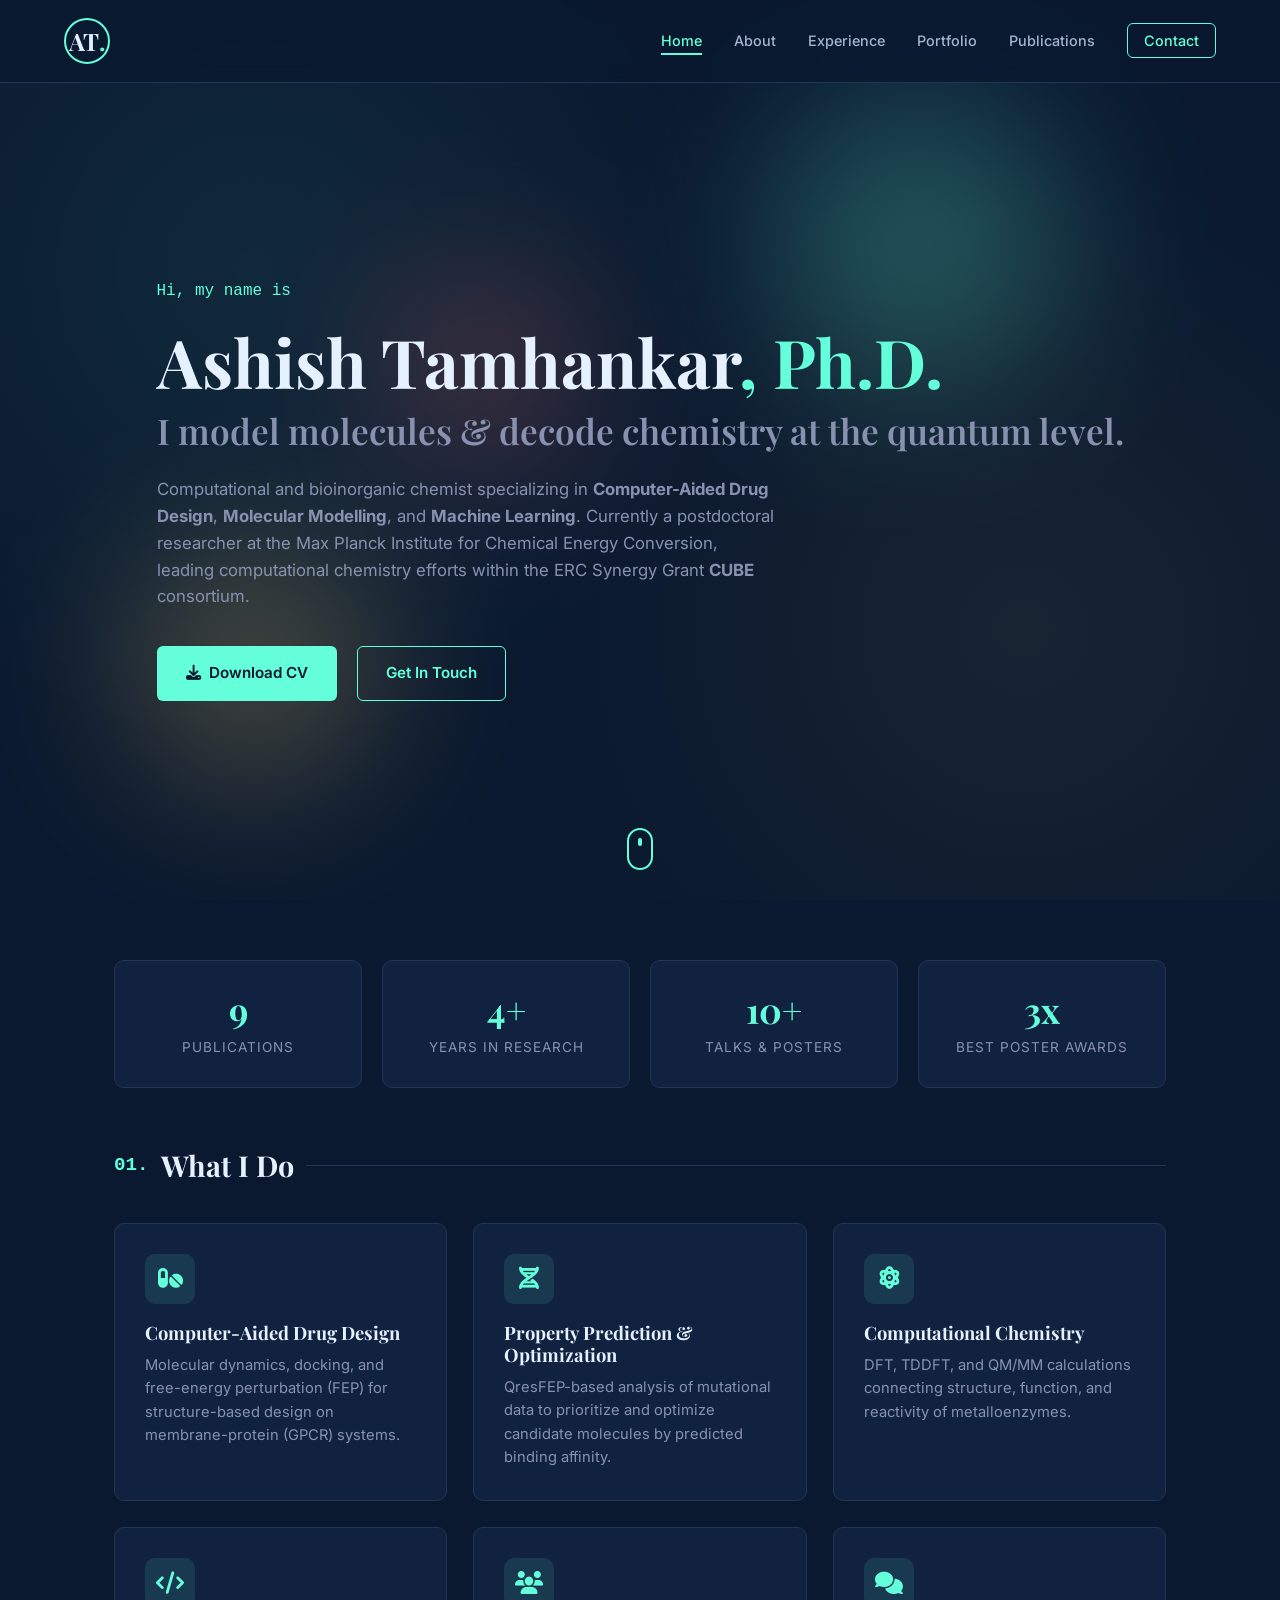
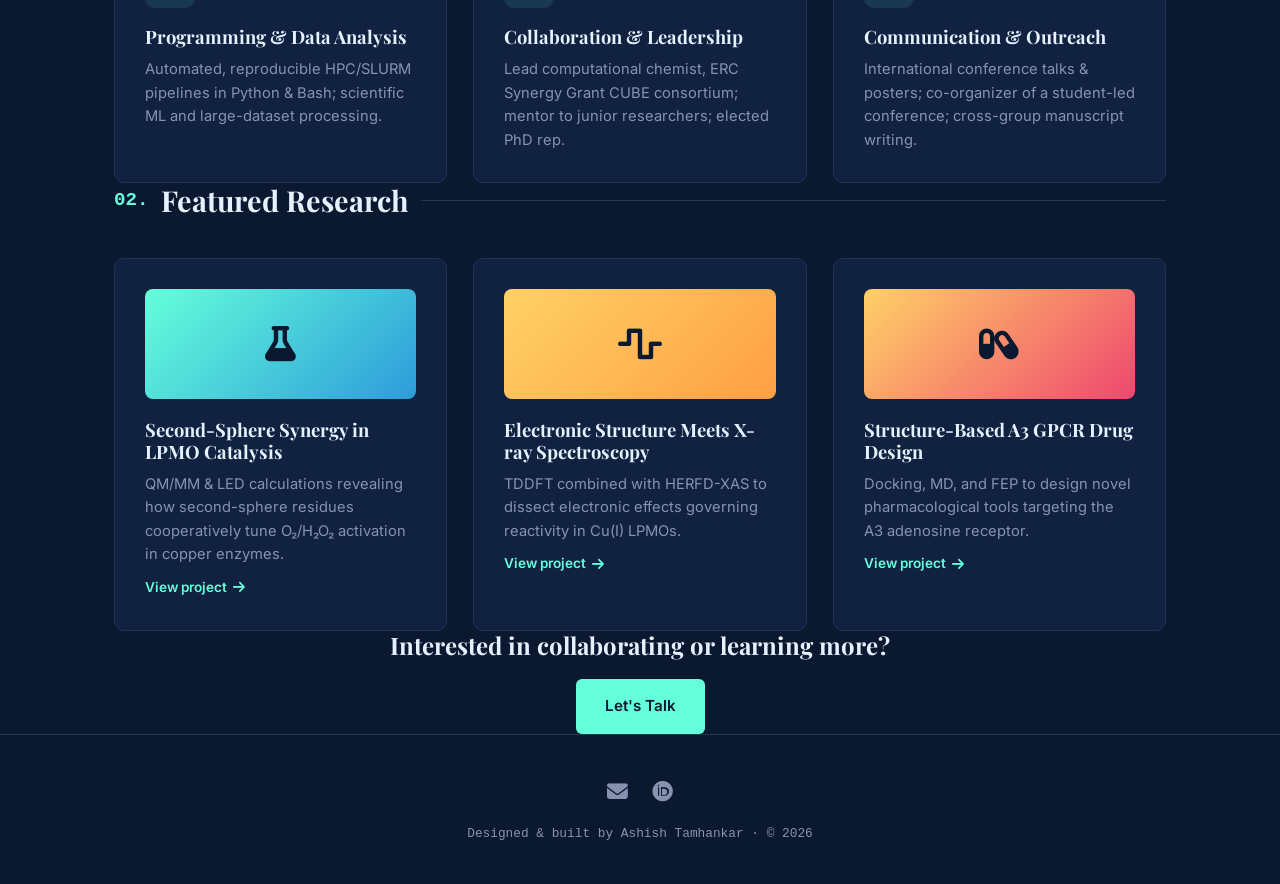
<file: index.html>
<!DOCTYPE html>
<html lang="en">
<head>
<meta charset="UTF-8">
<meta name="viewport" content="width=device-width, initial-scale=1.0">
<title>Ashish Tamhankar, Ph.D. | Computational Chemist</title>
<meta name="description" content="Computational chemist specializing in Computer-Aided Drug Design, Molecular Modelling and Machine Learning.">
<link rel="preconnect" href="https://fonts.googleapis.com">
<link href="https://fonts.googleapis.com/css2?family=Inter:wght@300;400;500;600;700&family=Playfair+Display:wght@600;700;800&display=swap" rel="stylesheet">
<link rel="stylesheet" href="https://cdnjs.cloudflare.com/ajax/libs/font-awesome/6.5.1/css/all.min.css">
<link rel="stylesheet" href="css/style.css">
</head>
<body>

<nav class="navbar">
  <div class="nav-container">
    <a href="index.html" class="nav-logo">AT<span class="dot">.</span></a>
    <ul class="nav-menu" id="navMenu">
      <li><a href="index.html" class="nav-link active">Home</a></li>
      <li><a href="about.html" class="nav-link">About</a></li>
      <li><a href="experience.html" class="nav-link">Experience</a></li>
      <li><a href="portfolio.html" class="nav-link">Portfolio</a></li>
      <li><a href="publications.html" class="nav-link">Publications</a></li>
      <li><a href="contact.html" class="nav-link nav-cta">Contact</a></li>
    </ul>
    <div class="hamburger" id="hamburger"><span></span><span></span><span></span></div>
  </div>
</nav>

<header class="hero">
  <div class="hero-bg"><div class="blob blob1"></div><div class="blob blob2"></div><div class="blob blob3"></div></div>
  <div class="hero-content container">
    <p class="hero-greeting">Hi, my name is</p>
    <h1 class="hero-name">Ashish Tamhankar<span class="teal">, Ph.D.</span></h1>
    <h2 class="hero-title">I model molecules & decode chemistry at the quantum level.</h2>
    <p class="hero-desc">Computational and bioinorganic chemist specializing in <strong>Computer-Aided Drug Design</strong>, <strong>Molecular Modelling</strong>, and <strong>Machine Learning</strong>. Currently a postdoctoral researcher at the Max Planck Institute for Chemical Energy Conversion, leading computational chemistry efforts within the ERC Synergy Grant <strong>CUBE</strong> consortium.</p>
    <div class="hero-buttons">
      <a href="assets/Ashish_Tamhankar_CV.pdf" class="btn btn-primary" download><i class="fas fa-download"></i>&nbsp; Download CV</a>
      <a href="contact.html" class="btn btn-outline">Get In Touch</a>
    </div>
  </div>
  <div class="scroll-indicator"><span></span></div>
</header>

<section class="stats container reveal">
  <div class="stat-card"><h3>9</h3><p>Publications</p></div>
  <div class="stat-card"><h3>4+</h3><p>Years in Research</p></div>
  <div class="stat-card"><h3>10+</h3><p>Talks & Posters</p></div>
  <div class="stat-card"><h3>3x</h3><p>Best Poster Awards</p></div>
</section>

<section class="container">
  <h2 class="section-title reveal"><span class="section-num">01.</span> What I Do</h2>
  <div class="highlight-grid">
    <div class="card reveal">
      <div class="card-icon"><i class="fas fa-pills"></i></div>
      <h3>Computer-Aided Drug Design</h3>
      <p>Molecular dynamics, docking, and free-energy perturbation (FEP) for structure-based design on membrane-protein (GPCR) systems.</p>
    </div>
    <div class="card reveal">
      <div class="card-icon"><i class="fas fa-dna"></i></div>
      <h3>Property Prediction & Optimization</h3>
      <p>QresFEP-based analysis of mutational data to prioritize and optimize candidate molecules by predicted binding affinity.</p>
    </div>
    <div class="card reveal">
      <div class="card-icon"><i class="fas fa-atom"></i></div>
      <h3>Computational Chemistry</h3>
      <p>DFT, TDDFT, and QM/MM calculations connecting structure, function, and reactivity of metalloenzymes.</p>
    </div>
    <div class="card reveal">
      <div class="card-icon"><i class="fas fa-code"></i></div>
      <h3>Programming & Data Analysis</h3>
      <p>Automated, reproducible HPC/SLURM pipelines in Python & Bash; scientific ML and large-dataset processing.</p>
    </div>
    <div class="card reveal">
      <div class="card-icon"><i class="fas fa-users"></i></div>
      <h3>Collaboration & Leadership</h3>
      <p>Lead computational chemist, ERC Synergy Grant CUBE consortium; mentor to junior researchers; elected PhD rep.</p>
    </div>
    <div class="card reveal">
      <div class="card-icon"><i class="fas fa-comments"></i></div>
      <h3>Communication & Outreach</h3>
      <p>International conference talks & posters; co-organizer of a student-led conference; cross-group manuscript writing.</p>
    </div>
  </div>
</section>

<section class="container">
  <h2 class="section-title reveal"><span class="section-num">02.</span> Featured Research</h2>
  <div class="featured-grid">
    <div class="card portfolio-card reveal">
      <div class="portfolio-visual v1"><i class="fas fa-flask"></i></div>
      <h3>Second-Sphere Synergy in LPMO Catalysis</h3>
      <p>QM/MM & LED calculations revealing how second-sphere residues cooperatively tune O₂/H₂O₂ activation in copper enzymes.</p>
      <a href="portfolio.html" class="portfolio-link">View project <i class="fas fa-arrow-right"></i></a>
    </div>
    <div class="card portfolio-card reveal">
      <div class="portfolio-visual v2"><i class="fas fa-wave-square"></i></div>
      <h3>Electronic Structure Meets X-ray Spectroscopy</h3>
      <p>TDDFT combined with HERFD-XAS to dissect electronic effects governing reactivity in Cu(I) LPMOs.</p>
      <a href="portfolio.html" class="portfolio-link">View project <i class="fas fa-arrow-right"></i></a>
    </div>
    <div class="card portfolio-card reveal">
      <div class="portfolio-visual v6"><i class="fas fa-capsules"></i></div>
      <h3>Structure-Based A3 GPCR Drug Design</h3>
      <p>Docking, MD, and FEP to design novel pharmacological tools targeting the A3 adenosine receptor.</p>
      <a href="portfolio.html" class="portfolio-link">View project <i class="fas fa-arrow-right"></i></a>
    </div>
  </div>
</section>

<section class="container reveal" style="text-align:center;">
  <h2 style="margin-bottom:20px;">Interested in collaborating or learning more?</h2>
  <a href="contact.html" class="btn btn-primary">Let's Talk</a>
</section>

<footer class="footer">
  <div class="footer-social">
    <a href="mailto:ashishtamhankar08@gmail.com" aria-label="Email"><i class="fas fa-envelope"></i></a>
    <a href="https://orcid.org/0009-0000-4010-2501" target="_blank" aria-label="ORCID"><i class="fab fa-orcid"></i></a>
  </div>
  <p>Designed & built by Ashish Tamhankar &middot; &copy; 2026</p>
</footer>

<script src="js/script.js"></script>
</body>
</html>
</file>
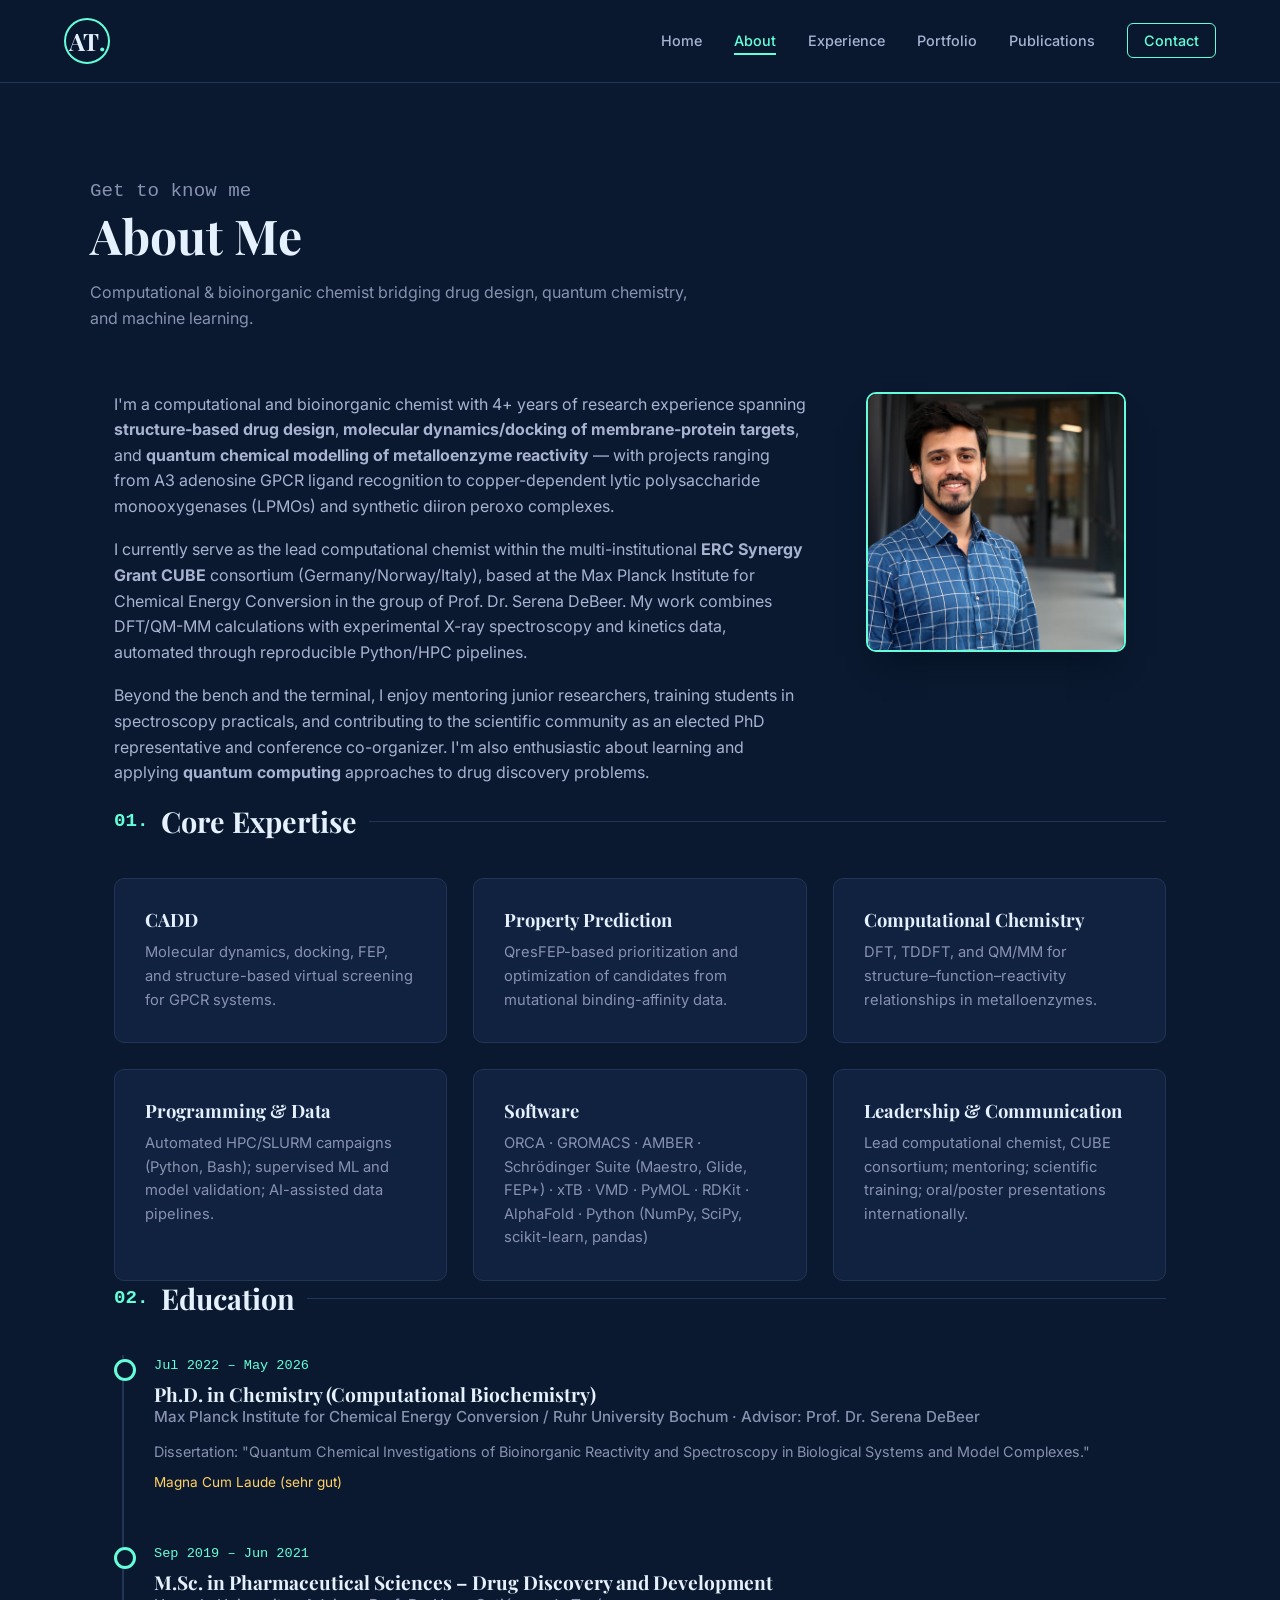
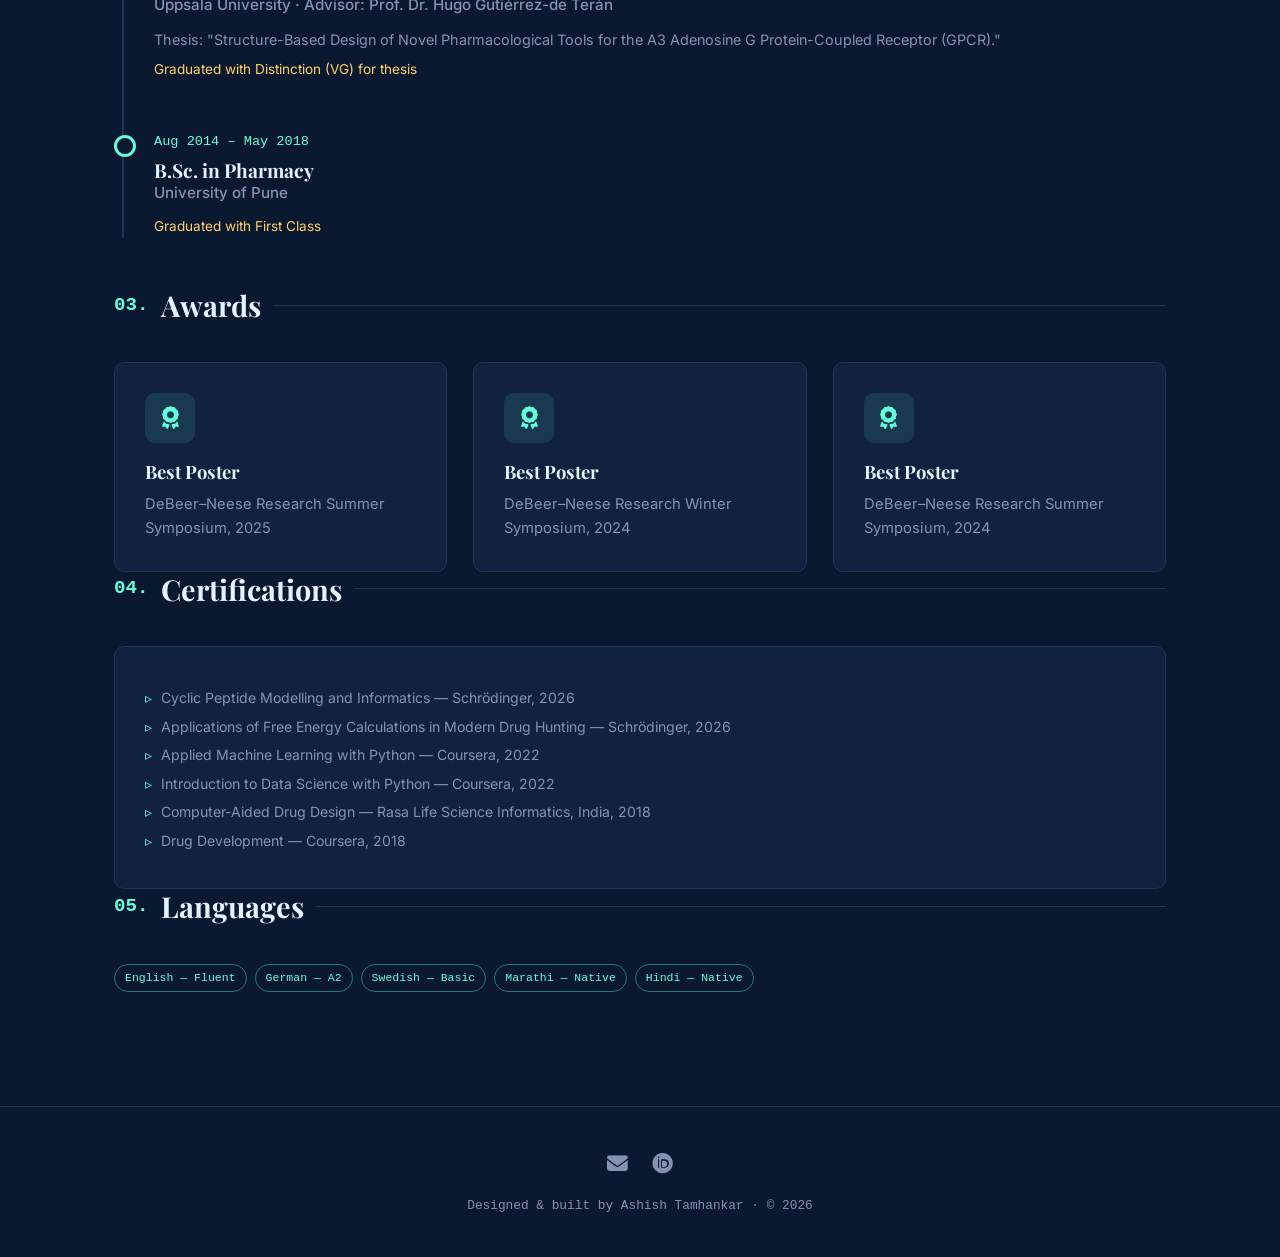
<file: about.html>
<!DOCTYPE html>
<html lang="en">
<head>
<meta charset="UTF-8">
<meta name="viewport" content="width=device-width, initial-scale=1.0">
<title>About | Ashish Tamhankar</title>
<link href="https://fonts.googleapis.com/css2?family=Inter:wght@300;400;500;600;700&family=Playfair+Display:wght@600;700;800&display=swap" rel="stylesheet">
<link rel="stylesheet" href="https://cdnjs.cloudflare.com/ajax/libs/font-awesome/6.5.1/css/all.min.css">
<link rel="stylesheet" href="css/style.css">
</head>
<body>

<nav class="navbar">
  <div class="nav-container">
    <a href="index.html" class="nav-logo">AT<span class="dot">.</span></a>
    <ul class="nav-menu" id="navMenu">
      <li><a href="index.html" class="nav-link">Home</a></li>
      <li><a href="about.html" class="nav-link active">About</a></li>
      <li><a href="experience.html" class="nav-link">Experience</a></li>
      <li><a href="portfolio.html" class="nav-link">Portfolio</a></li>
      <li><a href="publications.html" class="nav-link">Publications</a></li>
      <li><a href="contact.html" class="nav-link nav-cta">Contact</a></li>
    </ul>
    <div class="hamburger" id="hamburger"><span></span><span></span><span></span></div>
  </div>
</nav>

<section class="page-header container">
  <p class="section-num teal">Get to know me</p>
  <h1>About Me</h1>
  <p>Computational & bioinorganic chemist bridging drug design, quantum chemistry, and machine learning.</p>
</section>

<section class="container reveal">
  <div class="about-grid">
    <div class="about-text">
      <p>I'm a computational and bioinorganic chemist with 4+ years of research experience spanning <strong>structure-based drug design</strong>, <strong>molecular dynamics/docking of membrane-protein targets</strong>, and <strong>quantum chemical modelling of metalloenzyme reactivity</strong> — with projects ranging from A3 adenosine GPCR ligand recognition to copper-dependent lytic polysaccharide monooxygenases (LPMOs) and synthetic diiron peroxo complexes.</p>
      <p>I currently serve as the lead computational chemist within the multi-institutional <strong>ERC Synergy Grant CUBE</strong> consortium (Germany/Norway/Italy), based at the Max Planck Institute for Chemical Energy Conversion in the group of Prof. Dr. Serena DeBeer. My work combines DFT/QM-MM calculations with experimental X-ray spectroscopy and kinetics data, automated through reproducible Python/HPC pipelines.</p>
      <p>Beyond the bench and the terminal, I enjoy mentoring junior researchers, training students in spectroscopy practicals, and contributing to the scientific community as an elected PhD representative and conference co-organizer. I'm also enthusiastic about learning and applying <strong>quantum computing</strong> approaches to drug discovery problems.</p>
    </div>
    <div class="avatar-circle">
  <img src="assets/AVT.jpg" alt="Ashish Tamhankar">
</div>
  </div>
</section>

<section class="container reveal">
  <h2 class="section-title"><span class="section-num">01.</span> Core Expertise</h2>
  <div class="expertise-grid">
    <div class="card">
      <h3>CADD</h3>
      <p>Molecular dynamics, docking, FEP, and structure-based virtual screening for GPCR systems.</p>
    </div>
    <div class="card">
      <h3>Property Prediction</h3>
      <p>QresFEP-based prioritization and optimization of candidates from mutational binding-affinity data.</p>
    </div>
    <div class="card">
      <h3>Computational Chemistry</h3>
      <p>DFT, TDDFT, and QM/MM for structure–function–reactivity relationships in metalloenzymes.</p>
    </div>
    <div class="card">
      <h3>Programming & Data</h3>
      <p>Automated HPC/SLURM campaigns (Python, Bash); supervised ML and model validation; AI-assisted data pipelines.</p>
    </div>
    <div class="card">
      <h3>Software</h3>
      <p>ORCA · GROMACS · AMBER · Schrödinger Suite (Maestro, Glide, FEP+) · xTB · VMD · PyMOL · RDKit · AlphaFold · Python (NumPy, SciPy, scikit-learn, pandas)</p>
    </div>
    <div class="card">
      <h3>Leadership & Communication</h3>
      <p>Lead computational chemist, CUBE consortium; mentoring; scientific training; oral/poster presentations internationally.</p>
    </div>
  </div>
</section>

<section class="container reveal">
  <h2 class="section-title"><span class="section-num">02.</span> Education</h2>
  <div class="timeline">
    <div class="timeline-item">
      <span class="timeline-date">Jul 2022 – May 2026</span>
      <h3>Ph.D. in Chemistry (Computational Biochemistry)</h3>
      <h4>Max Planck Institute for Chemical Energy Conversion / Ruhr University Bochum &middot; Advisor: Prof. Dr. Serena DeBeer</h4>
      <p style="color:var(--slate); font-size:0.9rem; margin-bottom:8px;">Dissertation: "Quantum Chemical Investigations of Bioinorganic Reactivity and Spectroscopy in Biological Systems and Model Complexes."</p>
      <p style="color:var(--gold); font-size:0.85rem;">Magna Cum Laude (sehr gut)</p>
    </div>
    <div class="timeline-item">
      <span class="timeline-date">Sep 2019 – Jun 2021</span>
      <h3>M.Sc. in Pharmaceutical Sciences – Drug Discovery and Development</h3>
      <h4>Uppsala University &middot; Advisor: Prof. Dr. Hugo Gutiérrez-de Terán</h4>
      <p style="color:var(--slate); font-size:0.9rem; margin-bottom:8px;">Thesis: "Structure-Based Design of Novel Pharmacological Tools for the A3 Adenosine G Protein-Coupled Receptor (GPCR)."</p>
      <p style="color:var(--gold); font-size:0.85rem;">Graduated with Distinction (VG) for thesis</p>
    </div>
    <div class="timeline-item">
      <span class="timeline-date">Aug 2014 – May 2018</span>
      <h3>B.Sc. in Pharmacy</h3>
      <h4>University of Pune</h4>
      <p style="color:var(--gold); font-size:0.85rem;">Graduated with First Class</p>
    </div>
  </div>
</section>

<section class="container reveal">
  <h2 class="section-title"><span class="section-num">03.</span> Awards</h2>
  <div class="highlight-grid">
    <div class="card"><div class="card-icon"><i class="fas fa-award"></i></div><h3>Best Poster</h3><p>DeBeer–Neese Research Summer Symposium, 2025</p></div>
    <div class="card"><div class="card-icon"><i class="fas fa-award"></i></div><h3>Best Poster</h3><p>DeBeer–Neese Research Winter Symposium, 2024</p></div>
    <div class="card"><div class="card-icon"><i class="fas fa-award"></i></div><h3>Best Poster</h3><p>DeBeer–Neese Research Summer Symposium, 2024</p></div>
  </div>
</section>

<section class="container reveal">
  <h2 class="section-title"><span class="section-num">04.</span> Certifications</h2>
  <div class="card">
    <ul>
      <li>Cyclic Peptide Modelling and Informatics — Schrödinger, 2026</li>
      <li>Applications of Free Energy Calculations in Modern Drug Hunting — Schrödinger, 2026</li>
      <li>Applied Machine Learning with Python — Coursera, 2022</li>
      <li>Introduction to Data Science with Python — Coursera, 2022</li>
      <li>Computer-Aided Drug Design — Rasa Life Science Informatics, India, 2018</li>
      <li>Drug Development — Coursera, 2018</li>
    </ul>
  </div>
</section>

<section class="container reveal" style="padding-bottom:100px;">
  <h2 class="section-title"><span class="section-num">05.</span> Languages</h2>
  <div class="tags" style="font-size:0.95rem;">
    <span class="tag">English — Fluent</span>
    <span class="tag">German — A2</span>
    <span class="tag">Swedish — Basic</span>
    <span class="tag">Marathi — Native</span>
    <span class="tag">Hindi — Native</span>
  </div>
</section>

<footer class="footer">
  <div class="footer-social">
    <a href="mailto:ashishtamhankar08@gmail.com" aria-label="Email"><i class="fas fa-envelope"></i></a>
    <a href="https://orcid.org/0009-0000-4010-2501" target="_blank" aria-label="ORCID"><i class="fab fa-orcid"></i></a>
  </div>
  <p>Designed & built by Ashish Tamhankar &middot; &copy; 2026</p>
</footer>

<script src="js/script.js"></script>
</body>
</html>
</file>
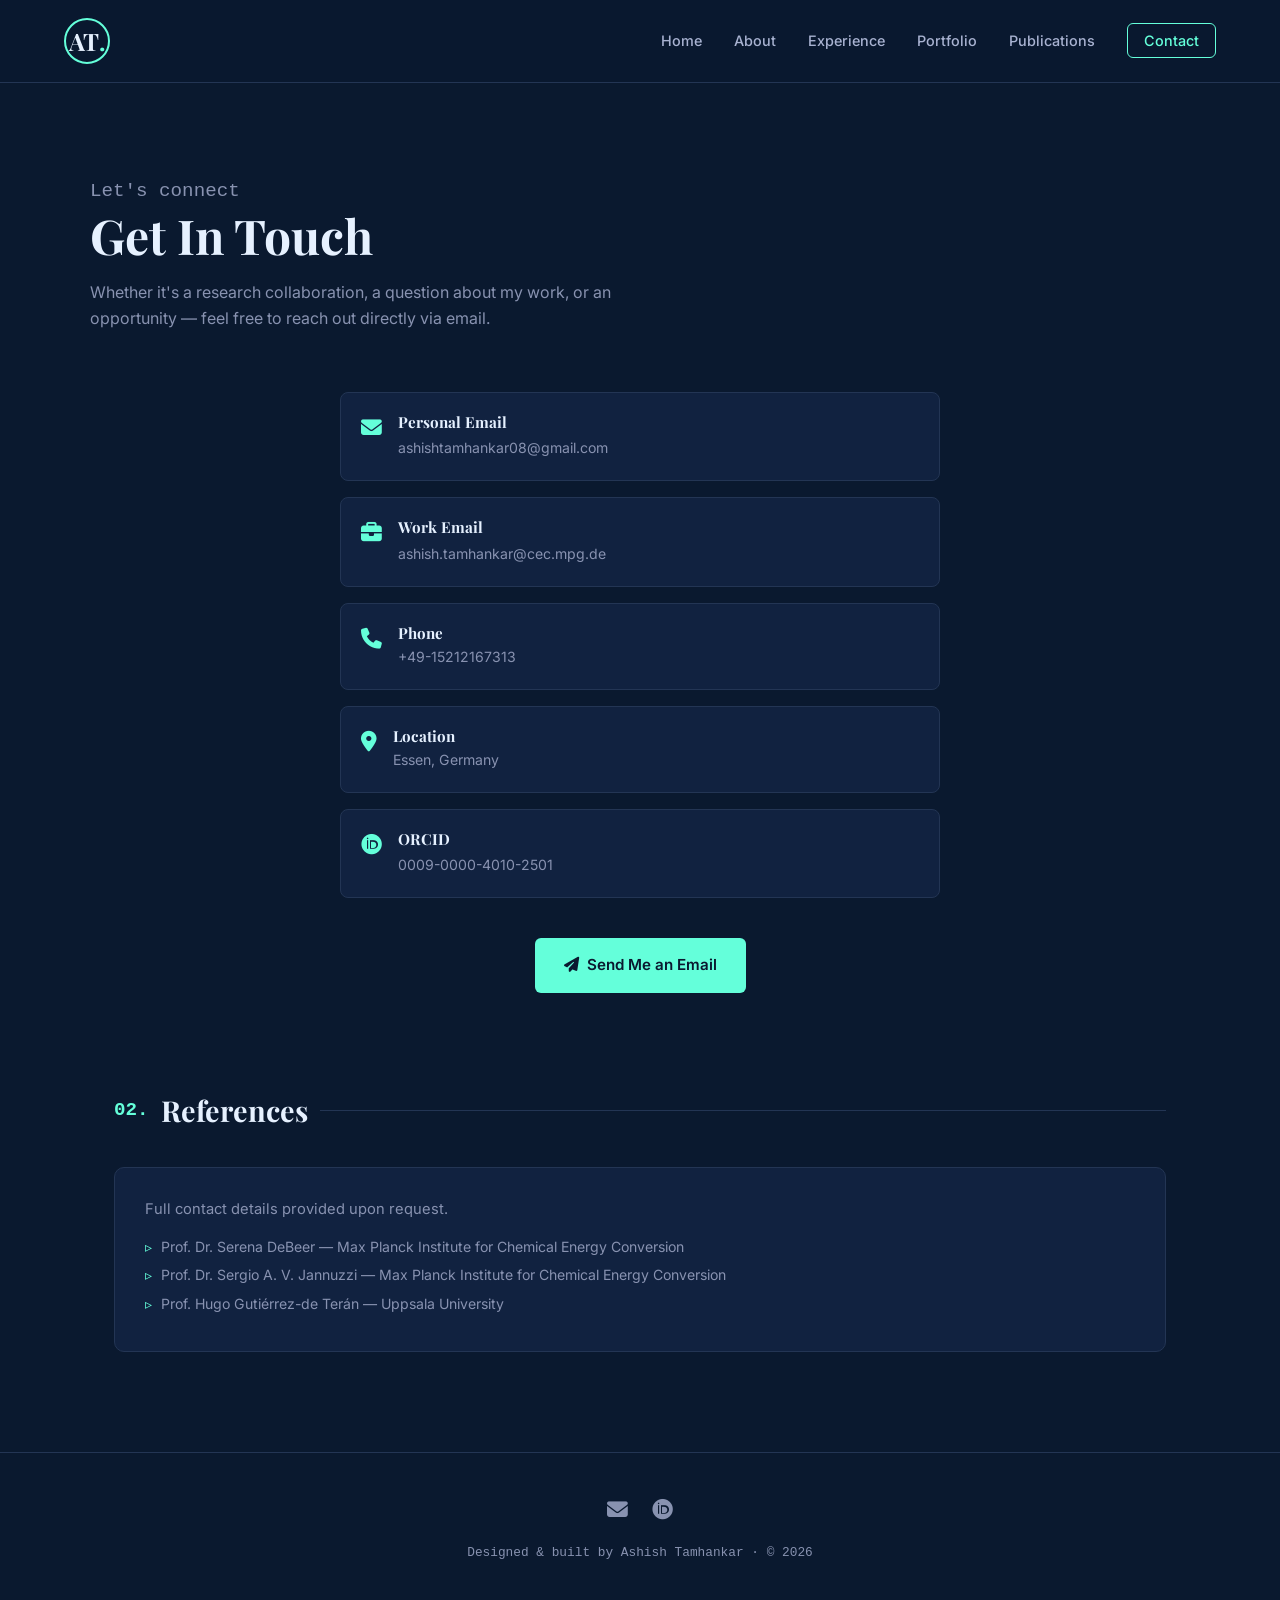
<file: contact.html>
<!DOCTYPE html>
<html lang="en">
<head>
<meta charset="UTF-8">
<meta name="viewport" content="width=device-width, initial-scale=1.0">
<title>Contact | Ashish Tamhankar</title>
<link href="https://fonts.googleapis.com/css2?family=Inter:wght@300;400;500;600;700&family=Playfair+Display:wght@600;700;800&display=swap" rel="stylesheet">
<link rel="stylesheet" href="https://cdnjs.cloudflare.com/ajax/libs/font-awesome/6.5.1/css/all.min.css">
<link rel="stylesheet" href="css/style.css">
</head>
<body>

<nav class="navbar">
  <div class="nav-container">
    <a href="index.html" class="nav-logo">AT<span class="dot">.</span></a>
    <ul class="nav-menu" id="navMenu">
      <li><a href="index.html" class="nav-link">Home</a></li>
      <li><a href="about.html" class="nav-link">About</a></li>
      <li><a href="experience.html" class="nav-link">Experience</a></li>
      <li><a href="portfolio.html" class="nav-link">Portfolio</a></li>
      <li><a href="publications.html" class="nav-link">Publications</a></li>
      <li><a href="contact.html" class="nav-link nav-cta active">Contact</a></li>
    </ul>
    <div class="hamburger" id="hamburger"><span></span><span></span><span></span></div>
  </div>
</nav>

<section class="page-header container">
  <p class="section-num teal">Let's connect</p>
  <h1>Get In Touch</h1>
  <p>Whether it's a research collaboration, a question about my work, or an opportunity — feel free to reach out directly via email.</p>
</section>

<section class="container reveal" style="padding-bottom:100px;">
  <div class="contact-single">

    <div class="contact-info-card">
      <i class="fas fa-envelope"></i>
      <div><h4>Personal Email</h4><a href="mailto:ashishtamhankar08@gmail.com">ashishtamhankar08@gmail.com</a></div>
    </div>
    <div class="contact-info-card">
      <i class="fas fa-briefcase"></i>
      <div><h4>Work Email</h4><a href="mailto:ashish.tamhankar@cec.mpg.de">ashish.tamhankar@cec.mpg.de</a></div>
    </div>
    <div class="contact-info-card">
      <i class="fas fa-phone"></i>
      <div><h4>Phone</h4><p>+49-15212167313</p></div>
    </div>
    <div class="contact-info-card">
      <i class="fas fa-location-dot"></i>
      <div><h4>Location</h4><p>Essen, Germany</p></div>
    </div>
    <div class="contact-info-card">
      <i class="fab fa-orcid"></i>
      <div><h4>ORCID</h4><a href="https://orcid.org/0009-0000-4010-2501" target="_blank">0009-0000-4010-2501</a></div>
    </div>

    <div style="text-align:center; margin-top:40px;">
      <a href="mailto:ashishtamhankar08@gmail.com" class="btn btn-primary">
        <i class="fas fa-paper-plane"></i>&nbsp; Send Me an Email
      </a>
    </div>

  </div>
</section>

<section class="container reveal" style="padding-bottom:100px;">
  <h2 class="section-title"><span class="section-num">02.</span> References</h2>
  <div class="card">
    <p style="margin-bottom:14px; color: var(--slate);">Full contact details provided upon request.</p>
    <ul>
      <li>Prof. Dr. Serena DeBeer — Max Planck Institute for Chemical Energy Conversion</li>
      <li>Prof. Dr. Sergio A. V. Jannuzzi — Max Planck Institute for Chemical Energy Conversion</li>
      <li>Prof. Hugo Gutiérrez-de Terán — Uppsala University</li>
    </ul>
  </div>
</section>

<footer class="footer">
  <div class="footer-social">
    <a href="mailto:ashishtamhankar08@gmail.com" aria-label="Email"><i class="fas fa-envelope"></i></a>
    <a href="https://orcid.org/0009-0000-4010-2501" target="_blank" aria-label="ORCID"><i class="fab fa-orcid"></i></a>
  </div>
  <p>Designed & built by Ashish Tamhankar &middot; &copy; 2026</p>
</footer>

<script src="js/script.js"></script>
</body>
</html>
</file>
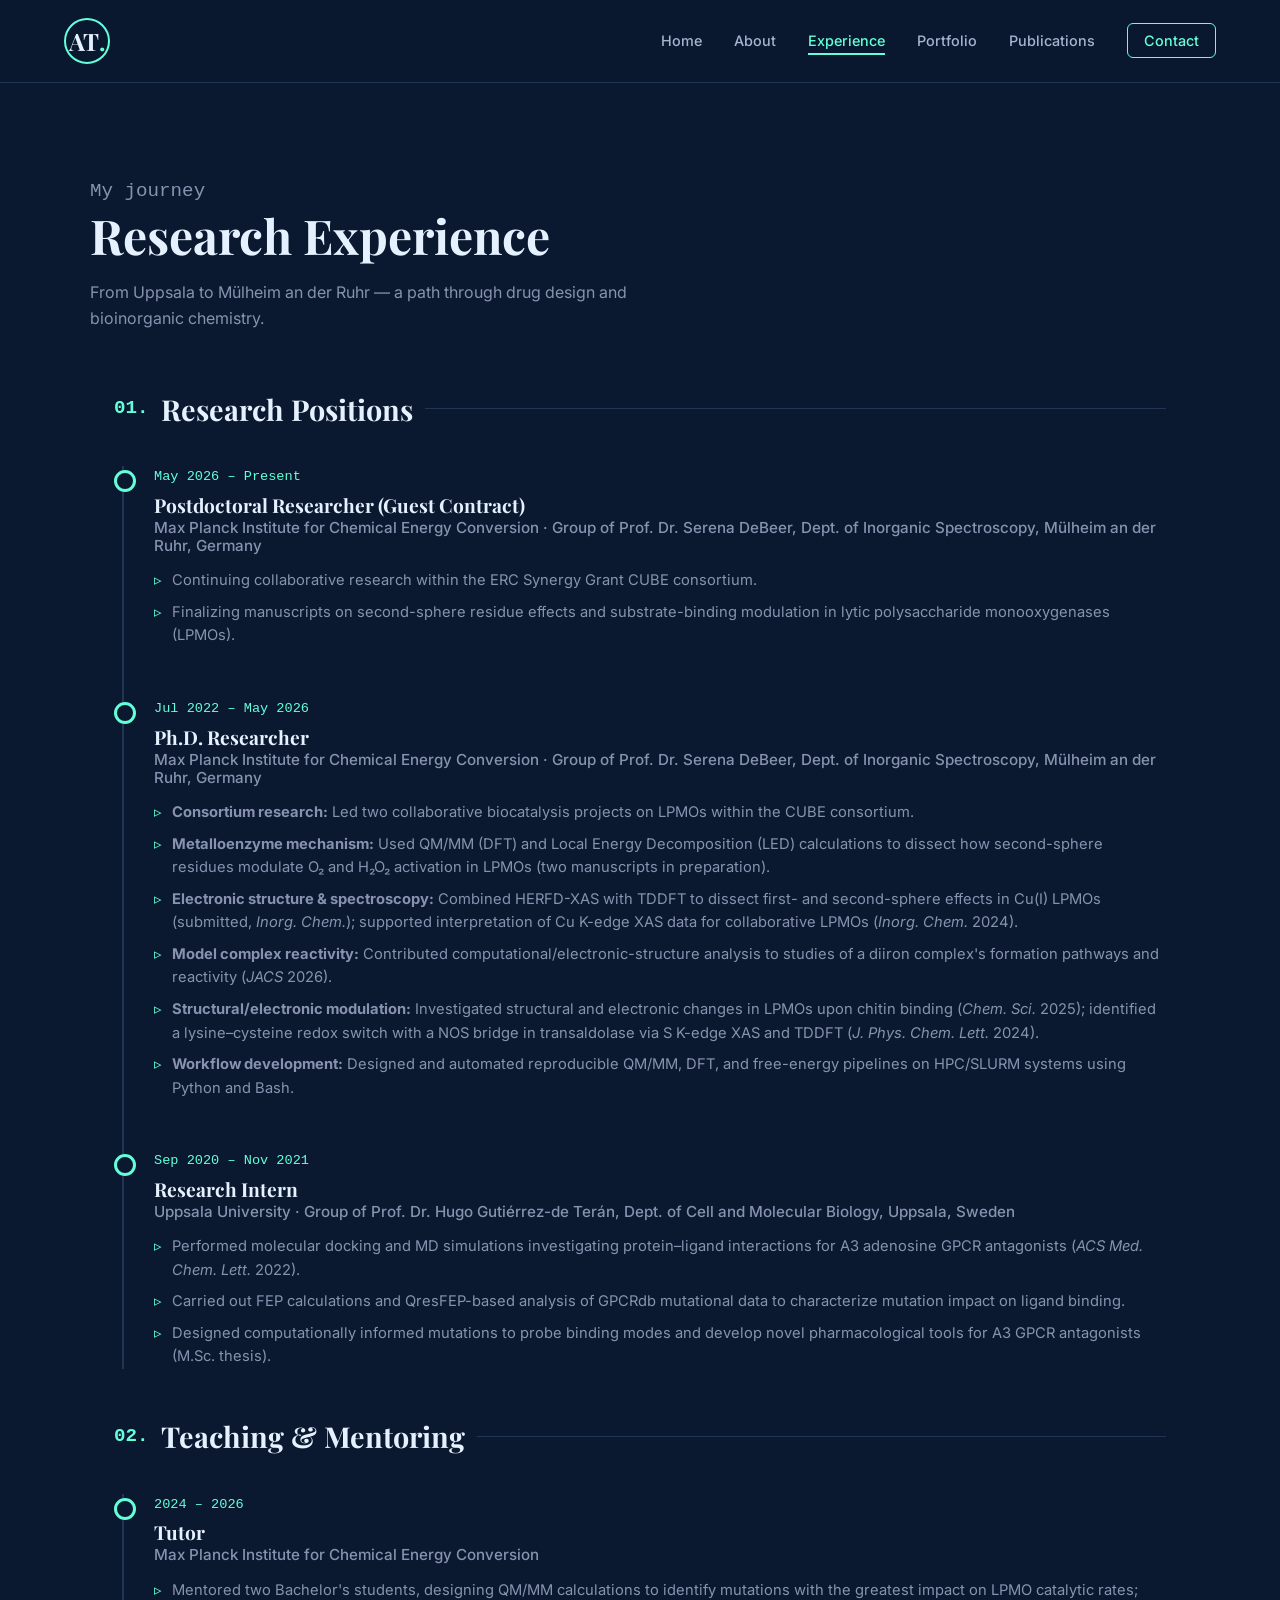
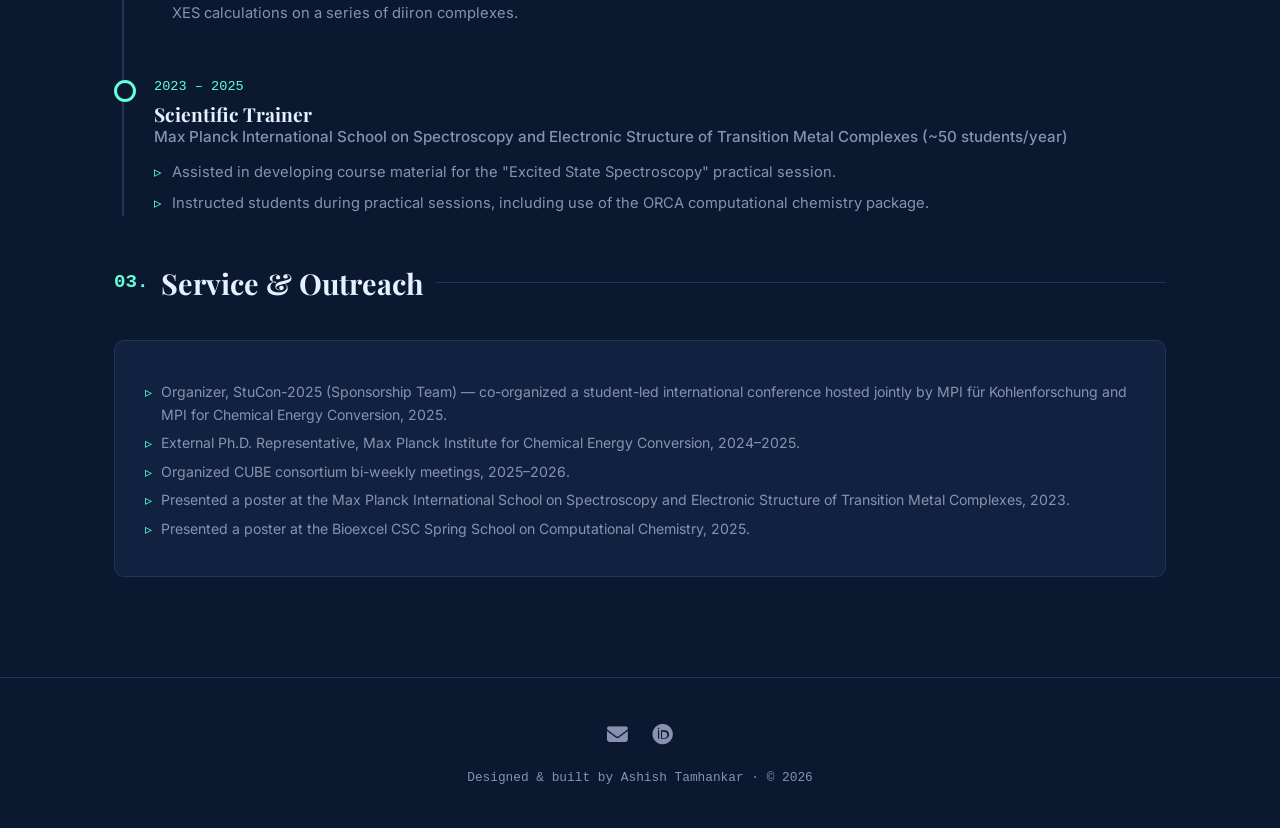
<file: experience.html>
<!DOCTYPE html>
<html lang="en">
<head>
<meta charset="UTF-8">
<meta name="viewport" content="width=device-width, initial-scale=1.0">
<title>Experience | Ashish Tamhankar</title>
<link href="https://fonts.googleapis.com/css2?family=Inter:wght@300;400;500;600;700&family=Playfair+Display:wght@600;700;800&display=swap" rel="stylesheet">
<link rel="stylesheet" href="https://cdnjs.cloudflare.com/ajax/libs/font-awesome/6.5.1/css/all.min.css">
<link rel="stylesheet" href="css/style.css">
</head>
<body>

<nav class="navbar">
  <div class="nav-container">
    <a href="index.html" class="nav-logo">AT<span class="dot">.</span></a>
    <ul class="nav-menu" id="navMenu">
      <li><a href="index.html" class="nav-link">Home</a></li>
      <li><a href="about.html" class="nav-link">About</a></li>
      <li><a href="experience.html" class="nav-link active">Experience</a></li>
      <li><a href="portfolio.html" class="nav-link">Portfolio</a></li>
      <li><a href="publications.html" class="nav-link">Publications</a></li>
      <li><a href="contact.html" class="nav-link nav-cta">Contact</a></li>
    </ul>
    <div class="hamburger" id="hamburger"><span></span><span></span><span></span></div>
  </div>
</nav>

<section class="page-header container">
  <p class="section-num teal">My journey</p>
  <h1>Research Experience</h1>
  <p>From Uppsala to Mülheim an der Ruhr — a path through drug design and bioinorganic chemistry.</p>
</section>

<section class="container reveal">
  <h2 class="section-title"><span class="section-num">01.</span> Research Positions</h2>
  <div class="timeline">

    <div class="timeline-item">
      <span class="timeline-date">May 2026 – Present</span>
      <h3>Postdoctoral Researcher (Guest Contract)</h3>
      <h4>Max Planck Institute for Chemical Energy Conversion &middot; Group of Prof. Dr. Serena DeBeer, Dept. of Inorganic Spectroscopy, Mülheim an der Ruhr, Germany</h4>
      <ul>
        <li>Continuing collaborative research within the ERC Synergy Grant CUBE consortium.</li>
        <li>Finalizing manuscripts on second-sphere residue effects and substrate-binding modulation in lytic polysaccharide monooxygenases (LPMOs).</li>
      </ul>
    </div>

    <div class="timeline-item">
      <span class="timeline-date">Jul 2022 – May 2026</span>
      <h3>Ph.D. Researcher</h3>
      <h4>Max Planck Institute for Chemical Energy Conversion &middot; Group of Prof. Dr. Serena DeBeer, Dept. of Inorganic Spectroscopy, Mülheim an der Ruhr, Germany</h4>
      <ul>
        <li><strong>Consortium research:</strong> Led two collaborative biocatalysis projects on LPMOs within the CUBE consortium.</li>
        <li><strong>Metalloenzyme mechanism:</strong> Used QM/MM (DFT) and Local Energy Decomposition (LED) calculations to dissect how second-sphere residues modulate O₂ and H₂O₂ activation in LPMOs (two manuscripts in preparation).</li>
        <li><strong>Electronic structure & spectroscopy:</strong> Combined HERFD-XAS with TDDFT to dissect first- and second-sphere effects in Cu(I) LPMOs (submitted, <em>Inorg. Chem.</em>); supported interpretation of Cu K-edge XAS data for collaborative LPMOs (<em>Inorg. Chem.</em> 2024).</li>
        <li><strong>Model complex reactivity:</strong> Contributed computational/electronic-structure analysis to studies of a diiron complex's formation pathways and reactivity (<em>JACS</em> 2026).</li>
        <li><strong>Structural/electronic modulation:</strong> Investigated structural and electronic changes in LPMOs upon chitin binding (<em>Chem. Sci.</em> 2025); identified a lysine–cysteine redox switch with a NOS bridge in transaldolase via S K-edge XAS and TDDFT (<em>J. Phys. Chem. Lett.</em> 2024).</li>
        <li><strong>Workflow development:</strong> Designed and automated reproducible QM/MM, DFT, and free-energy pipelines on HPC/SLURM systems using Python and Bash.</li>
      </ul>
    </div>

    <div class="timeline-item">
      <span class="timeline-date">Sep 2020 – Nov 2021</span>
      <h3>Research Intern</h3>
      <h4>Uppsala University &middot; Group of Prof. Dr. Hugo Gutiérrez-de Terán, Dept. of Cell and Molecular Biology, Uppsala, Sweden</h4>
      <ul>
        <li>Performed molecular docking and MD simulations investigating protein–ligand interactions for A3 adenosine GPCR antagonists (<em>ACS Med. Chem. Lett.</em> 2022).</li>
        <li>Carried out FEP calculations and QresFEP-based analysis of GPCRdb mutational data to characterize mutation impact on ligand binding.</li>
        <li>Designed computationally informed mutations to probe binding modes and develop novel pharmacological tools for A3 GPCR antagonists (M.Sc. thesis).</li>
      </ul>
    </div>

  </div>
</section>

<section class="container reveal">
  <h2 class="section-title"><span class="section-num">02.</span> Teaching & Mentoring</h2>
  <div class="timeline">
    <div class="timeline-item">
      <span class="timeline-date">2024 – 2026</span>
      <h3>Tutor</h3>
      <h4>Max Planck Institute for Chemical Energy Conversion</h4>
      <ul>
        <li>Mentored two Bachelor's students, designing QM/MM calculations to identify mutations with the greatest impact on LPMO catalytic rates; XES calculations on a series of diiron complexes.</li>
      </ul>
    </div>
    <div class="timeline-item">
      <span class="timeline-date">2023 – 2025</span>
      <h3>Scientific Trainer</h3>
      <h4>Max Planck International School on Spectroscopy and Electronic Structure of Transition Metal Complexes (~50 students/year)</h4>
      <ul>
        <li>Assisted in developing course material for the "Excited State Spectroscopy" practical session.</li>
        <li>Instructed students during practical sessions, including use of the ORCA computational chemistry package.</li>
      </ul>
    </div>
  </div>
</section>

<section class="container reveal" style="padding-bottom:100px;">
  <h2 class="section-title"><span class="section-num">03.</span> Service & Outreach</h2>
  <div class="card">
    <ul>
      <li>Organizer, StuCon-2025 (Sponsorship Team) — co-organized a student-led international conference hosted jointly by MPI für Kohlenforschung and MPI for Chemical Energy Conversion, 2025.</li>
      <li>External Ph.D. Representative, Max Planck Institute for Chemical Energy Conversion, 2024–2025.</li>
      <li>Organized CUBE consortium bi-weekly meetings, 2025–2026.</li>
      <li>Presented a poster at the Max Planck International School on Spectroscopy and Electronic Structure of Transition Metal Complexes, 2023.</li>
      <li>Presented a poster at the Bioexcel CSC Spring School on Computational Chemistry, 2025.</li>
    </ul>
  </div>
</section>

<footer class="footer">
  <div class="footer-social">
    <a href="mailto:ashishtamhankar08@gmail.com" aria-label="Email"><i class="fas fa-envelope"></i></a>
    <a href="https://orcid.org/0009-0000-4010-2501" target="_blank" aria-label="ORCID"><i class="fab fa-orcid"></i></a>
  </div>
  <p>Designed & built by Ashish Tamhankar &middot; &copy; 2026</p>
</footer>

<script src="js/script.js"></script>
</body>
</html>
</file>
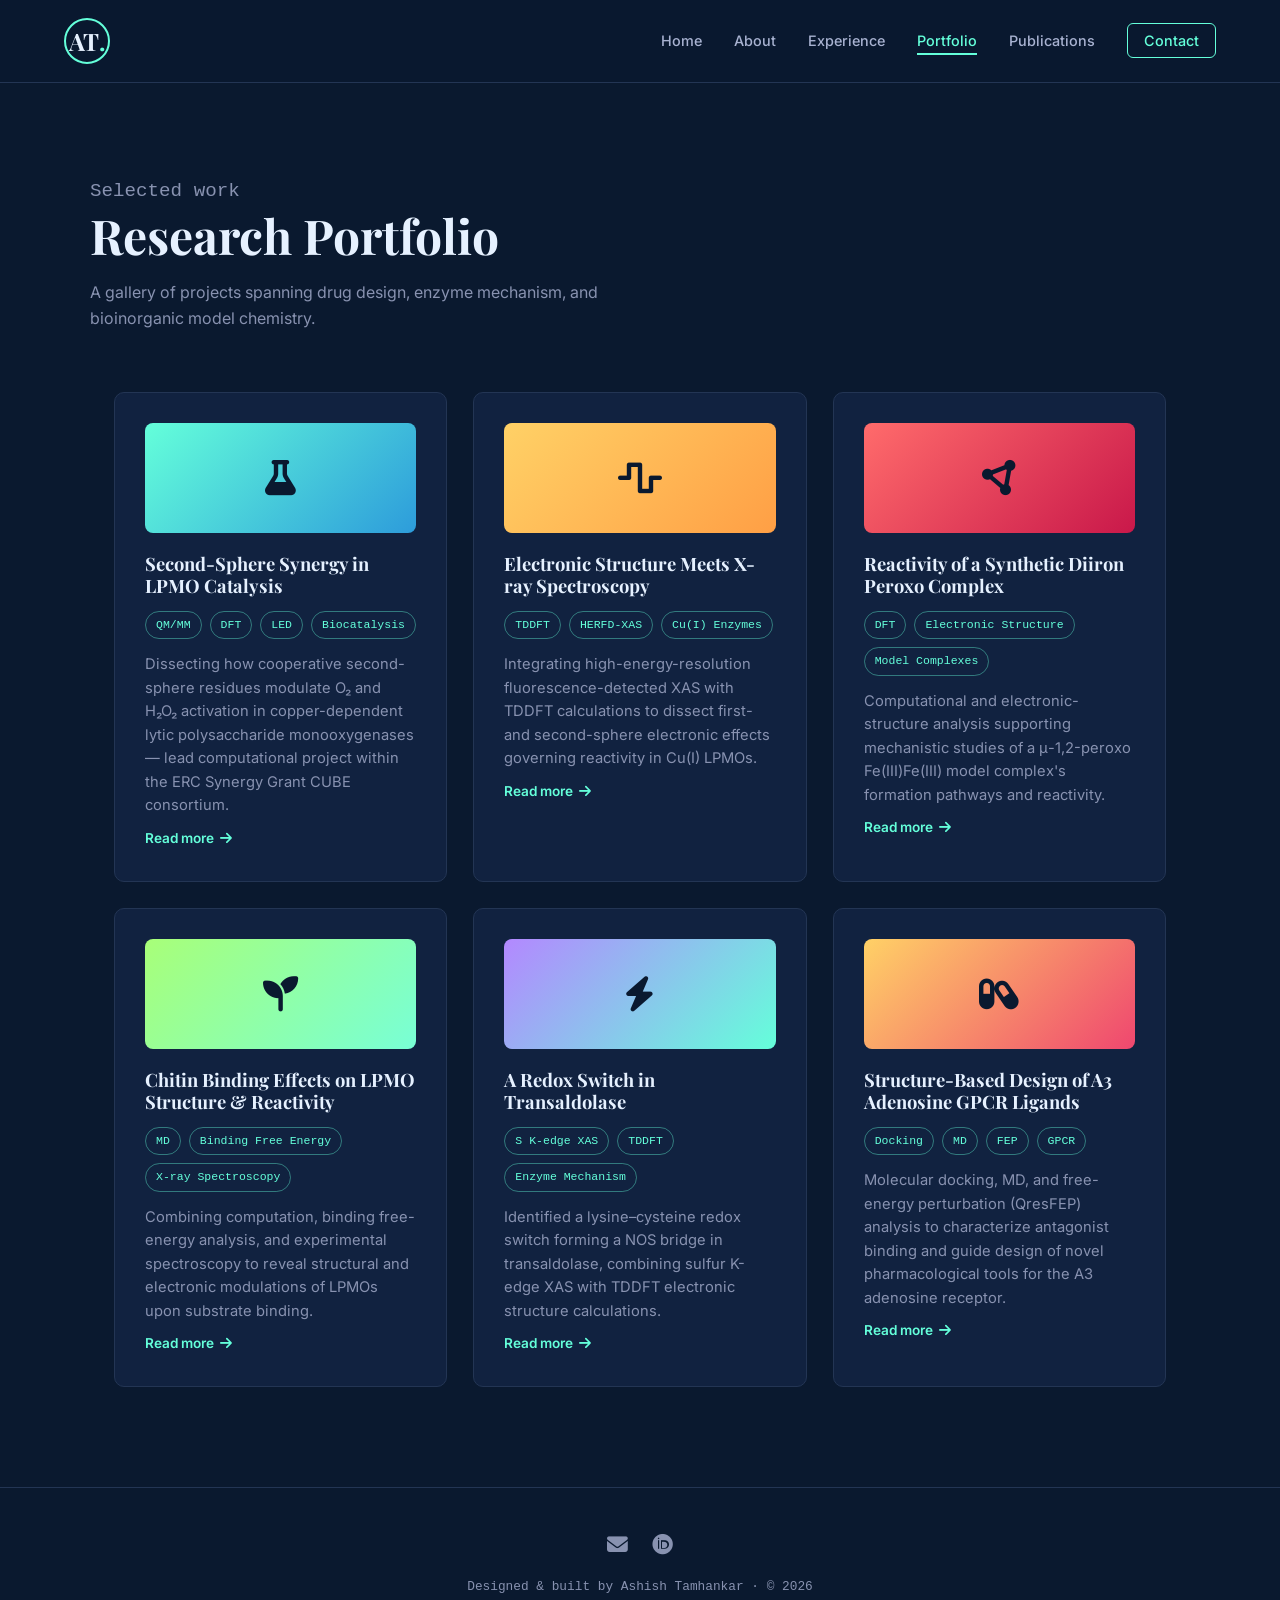
<file: portfolio.html>
<!DOCTYPE html>
<html lang="en">
<head>
<meta charset="UTF-8">
<meta name="viewport" content="width=device-width, initial-scale=1.0">
<title>Portfolio | Ashish Tamhankar</title>
<link href="https://fonts.googleapis.com/css2?family=Inter:wght@300;400;500;600;700&family=Playfair+Display:wght@600;700;800&display=swap" rel="stylesheet">
<link rel="stylesheet" href="https://cdnjs.cloudflare.com/ajax/libs/font-awesome/6.5.1/css/all.min.css">
<link rel="stylesheet" href="css/style.css">
</head>
<body>

<nav class="navbar">
  <div class="nav-container">
    <a href="index.html" class="nav-logo">AT<span class="dot">.</span></a>
    <ul class="nav-menu" id="navMenu">
      <li><a href="index.html" class="nav-link">Home</a></li>
      <li><a href="about.html" class="nav-link">About</a></li>
      <li><a href="experience.html" class="nav-link">Experience</a></li>
      <li><a href="portfolio.html" class="nav-link active">Portfolio</a></li>
      <li><a href="publications.html" class="nav-link">Publications</a></li>
      <li><a href="contact.html" class="nav-link nav-cta">Contact</a></li>
    </ul>
    <div class="hamburger" id="hamburger"><span></span><span></span><span></span></div>
  </div>
</nav>

<section class="page-header container">
  <p class="section-num teal">Selected work</p>
  <h1>Research Portfolio</h1>
  <p>A gallery of projects spanning drug design, enzyme mechanism, and bioinorganic model chemistry.</p>
</section>

<section class="container reveal" style="padding-bottom:100px;">
  <div class="portfolio-grid">

    <div class="card portfolio-card">
      <div class="portfolio-visual v1"><i class="fas fa-flask"></i></div>
      <h3>Second-Sphere Synergy in LPMO Catalysis</h3>
      <div class="tags"><span class="tag">QM/MM</span><span class="tag">DFT</span><span class="tag">LED</span><span class="tag">Biocatalysis</span></div>
      <p>Dissecting how cooperative second-sphere residues modulate O₂ and H₂O₂ activation in copper-dependent lytic polysaccharide monooxygenases — lead computational project within the ERC Synergy Grant CUBE consortium.</p>
      <a href="publications.html#pub9" class="portfolio-link">Read more <i class="fas fa-arrow-right"></i></a>
    </div>

    <div class="card portfolio-card">
      <div class="portfolio-visual v2"><i class="fas fa-wave-square"></i></div>
      <h3>Electronic Structure Meets X-ray Spectroscopy</h3>
      <div class="tags"><span class="tag">TDDFT</span><span class="tag">HERFD-XAS</span><span class="tag">Cu(I) Enzymes</span></div>
      <p>Integrating high-energy-resolution fluorescence-detected XAS with TDDFT calculations to dissect first- and second-sphere electronic effects governing reactivity in Cu(I) LPMOs.</p>
      <a href="publications.html#pub7" class="portfolio-link">Read more <i class="fas fa-arrow-right"></i></a>
    </div>

    <div class="card portfolio-card">
      <div class="portfolio-visual v3"><i class="fas fa-circle-nodes"></i></div>
      <h3>Reactivity of a Synthetic Diiron Peroxo Complex</h3>
      <div class="tags"><span class="tag">DFT</span><span class="tag">Electronic Structure</span><span class="tag">Model Complexes</span></div>
      <p>Computational and electronic-structure analysis supporting mechanistic studies of a μ-1,2-peroxo Fe(III)Fe(III) model complex's formation pathways and reactivity.</p>
      <a href="publications.html#pub6" class="portfolio-link">Read more <i class="fas fa-arrow-right"></i></a>
    </div>

    <div class="card portfolio-card">
      <div class="portfolio-visual v4"><i class="fas fa-seedling"></i></div>
      <h3>Chitin Binding Effects on LPMO Structure & Reactivity</h3>
      <div class="tags"><span class="tag">MD</span><span class="tag">Binding Free Energy</span><span class="tag">X-ray Spectroscopy</span></div>
      <p>Combining computation, binding free-energy analysis, and experimental spectroscopy to reveal structural and electronic modulations of LPMOs upon substrate binding.</p>
      <a href="publications.html#pub5" class="portfolio-link">Read more <i class="fas fa-arrow-right"></i></a>
    </div>

    <div class="card portfolio-card">
      <div class="portfolio-visual v5"><i class="fas fa-bolt"></i></div>
      <h3>A Redox Switch in Transaldolase</h3>
      <div class="tags"><span class="tag">S K-edge XAS</span><span class="tag">TDDFT</span><span class="tag">Enzyme Mechanism</span></div>
      <p>Identified a lysine–cysteine redox switch forming a NOS bridge in transaldolase, combining sulfur K-edge XAS with TDDFT electronic structure calculations.</p>
      <a href="publications.html#pub3" class="portfolio-link">Read more <i class="fas fa-arrow-right"></i></a>
    </div>

    <div class="card portfolio-card">
      <div class="portfolio-visual v6"><i class="fas fa-capsules"></i></div>
      <h3>Structure-Based Design of A3 Adenosine GPCR Ligands</h3>
      <div class="tags"><span class="tag">Docking</span><span class="tag">MD</span><span class="tag">FEP</span><span class="tag">GPCR</span></div>
      <p>Molecular docking, MD, and free-energy perturbation (QresFEP) analysis to characterize antagonist binding and guide design of novel pharmacological tools for the A3 adenosine receptor.</p>
      <a href="publications.html#pub1" class="portfolio-link">Read more <i class="fas fa-arrow-right"></i></a>
    </div>

  </div>
</section>

<footer class="footer">
  <div class="footer-social">
    <a href="mailto:ashishtamhankar08@gmail.com" aria-label="Email"><i class="fas fa-envelope"></i></a>
    <a href="https://orcid.org/0009-0000-4010-2501" target="_blank" aria-label="ORCID"><i class="fab fa-orcid"></i></a>
  </div>
  <p>Designed & built by Ashish Tamhankar &middot; &copy; 2026</p>
</footer>

<script src="js/script.js"></script>
</body>
</html>
</file>
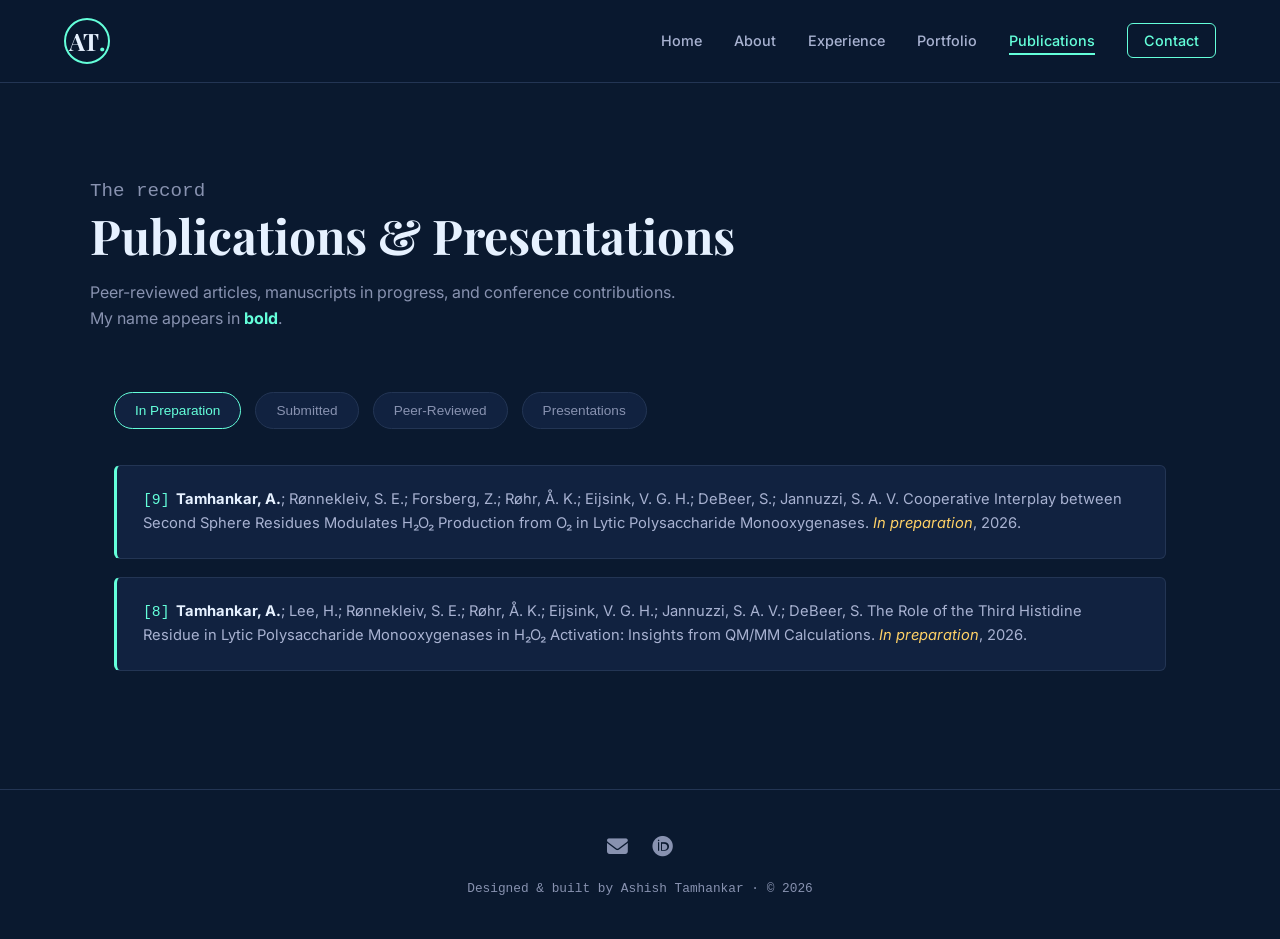
<file: publications.html>
<!DOCTYPE html>
<html lang="en">
<head>
<meta charset="UTF-8">
<meta name="viewport" content="width=device-width, initial-scale=1.0">
<title>Publications | Ashish Tamhankar</title>
<link href="https://fonts.googleapis.com/css2?family=Inter:wght@300;400;500;600;700&family=Playfair+Display:wght@600;700;800&display=swap" rel="stylesheet">
<link rel="stylesheet" href="https://cdnjs.cloudflare.com/ajax/libs/font-awesome/6.5.1/css/all.min.css">
<link rel="stylesheet" href="css/style.css">
</head>
<body>

<nav class="navbar">
  <div class="nav-container">
    <a href="index.html" class="nav-logo">AT<span class="dot">.</span></a>
    <ul class="nav-menu" id="navMenu">
      <li><a href="index.html" class="nav-link">Home</a></li>
      <li><a href="about.html" class="nav-link">About</a></li>
      <li><a href="experience.html" class="nav-link">Experience</a></li>
      <li><a href="portfolio.html" class="nav-link">Portfolio</a></li>
      <li><a href="publications.html" class="nav-link active">Publications</a></li>
      <li><a href="contact.html" class="nav-link nav-cta">Contact</a></li>
    </ul>
    <div class="hamburger" id="hamburger"><span></span><span></span><span></span></div>
  </div>
</nav>

<section class="page-header container">
  <p class="section-num teal">The record</p>
  <h1>Publications & Presentations</h1>
  <p>Peer-reviewed articles, manuscripts in progress, and conference contributions. My name appears in <strong class="teal">bold</strong>.</p>
</section>

<section class="container reveal" style="padding-bottom:100px;">

  <div class="pub-tabs">
    <button class="pub-tab-btn active" data-target="prep">In Preparation</button>
    <button class="pub-tab-btn" data-target="submitted">Submitted</button>
    <button class="pub-tab-btn" data-target="peerreviewed">Peer-Reviewed</button>
    <button class="pub-tab-btn" data-target="presentations">Presentations</button>
  </div>

  <div class="pub-group active" id="prep">
    <div class="pub-item" id="pub9"><span class="pub-num">[9]</span><span class="pub-self">Tamhankar, A.</span>; Rønnekleiv, S. E.; Forsberg, Z.; Røhr, Å. K.; Eijsink, V. G. H.; DeBeer, S.; Jannuzzi, S. A. V. Cooperative Interplay between Second Sphere Residues Modulates H₂O₂ Production from O₂ in Lytic Polysaccharide Monooxygenases. <span class="pub-journal">In preparation</span>, 2026.</div>
    <div class="pub-item" id="pub8"><span class="pub-num">[8]</span><span class="pub-self">Tamhankar, A.</span>; Lee, H.; Rønnekleiv, S. E.; Røhr, Å. K.; Eijsink, V. G. H.; Jannuzzi, S. A. V.; DeBeer, S. The Role of the Third Histidine Residue in Lytic Polysaccharide Monooxygenases in H₂O₂ Activation: Insights from QM/MM Calculations. <span class="pub-journal">In preparation</span>, 2026.</div>
  </div>

  <div class="pub-group" id="submitted">
    <div class="pub-item" id="pub7"><span class="pub-num">[7]</span><span class="pub-self">Tamhankar, A.</span>; Joseph, C.; Jannuzzi, S. A. V.; Hall, K. R.; Munzone, A.; Sørlie, M.; Eijsink, V. G. H.; Orio, M.; Simaan, A. J.; Decroos, C.; DeBeer, S. Dissecting First- and Second-Sphere Effects in Cu(I) Lytic Polysaccharide Monooxygenases by High-Energy Resolution X-ray Absorption Spectroscopy and Electronic Structure Calculations. <span class="pub-journal">Submitted manuscript (Inorg. Chem.)</span>, 2026.</div>
  </div>

  <div class="pub-group" id="peerreviewed">
    <div class="pub-item" id="pub6"><span class="pub-num">[6]</span> Jansen, S.; Röhs, F. L. B.; Zimmermann, T. P.; Walleck, S.; van Gastel, M.; <span class="pub-self">Tamhankar, A.</span>; Zhang, B.; Jannuzzi, S. A. V.; Kellner, I.; Ivanović-Burmazović, I.; DeBeer, S.; Glaser, T. Formation Pathways of an Electrophilic μ-1,2-Peroxo Fe(III)Fe(III) Complex: Spectroscopic Characterization and Reactivity. <span class="pub-journal">Journal of the American Chemical Society</span> 2026, 148(7), 7065–7083. <a href="https://doi.org/10.1021/jacs.5c18121" target="_blank">DOI <i class="fas fa-up-right-from-square"></i></a></div>

    <div class="pub-item" id="pub5"><span class="pub-num">[5]</span> Joseph, C.; <span class="pub-self">Tamhankar, A.</span>; Golten, O.; Sengupta, K.; Jannuzzi, S. A. V.; Sørlie, M.; Kang, L.; Røhr, Å. K.; Eijsink, V. G. H.; DeBeer, S. Structural and Electronic Modulations of Lytic Polysaccharide Monooxygenase (LPMO) upon Chitin Binding: Insights from X-ray Spectroscopy. <span class="pub-journal">Chemical Science</span> 2025, 16, 22952–22969. <a href="https://doi.org/10.1039/D5SC07620J" target="_blank">DOI <i class="fas fa-up-right-from-square"></i></a></div>

    <div class="pub-item" id="pub4"><span class="pub-num">[4]</span> Munzone, A.; Pujol, M.; <span class="pub-self">Tamhankar, A.</span>; Joseph, C.; Mazurenko, I.; Réglier, M.; Jannuzzi, S. A. V.; Royant, A.; Sicoli, G.; DeBeer, S.; Orio, M.; Simaan, A. J.; Decroos, C. Integrated Experimental and Theoretical Investigation of Copper Active Site Properties of a Lytic Polysaccharide Monooxygenase from <em>Serratia marcescens</em>. <span class="pub-journal">Inorganic Chemistry</span> 2024, 63(24), 11063–11078. <a href="https://doi.org/10.1021/acs.inorgchem.4c00602" target="_blank">DOI <i class="fas fa-up-right-from-square"></i></a></div>

    <div class="pub-item" id="pub3"><span class="pub-num">[3]</span><span class="pub-self">Tamhankar, A.</span>; Wensien, M.; Jannuzzi, S. A. V.; Chatterjee, S.; Lassalle-Kaiser, B.; Tittmann, K.; DeBeer, S. In Solution Identification of the Lysine-Cysteine Redox Switch with a NOS Bridge in Transaldolase by Sulfur K-Edge X-Ray Absorption Spectroscopy. <span class="pub-journal">Journal of Physical Chemistry Letters</span> 2024, 15(16), 4263–4267. <a href="https://doi.org/10.1021/acs.jpclett.4c00484" target="_blank">DOI <i class="fas fa-up-right-from-square"></i></a></div>

    <div class="pub-item" id="pub2"><span class="pub-num">[2]</span> Hall, K. R.; Joseph, C.; Ayuso-Fernández, I.; <span class="pub-self">Tamhankar, A.</span>; Rieder, L.; Skaali, R.; Golten, O.; Neese, F.; Røhr, Å. K.; Jannuzzi, S. A. V.; DeBeer, S.; Eijsink, V. G. H.; Sørlie, M. A Conserved Second Sphere Residue Tunes Copper Site Reactivity in Lytic Polysaccharide Monooxygenases. <span class="pub-journal">Journal of the American Chemical Society</span> 2023, 145(34), 18888–18903. <a href="https://doi.org/10.1021/jacs.3c05342" target="_blank">DOI <i class="fas fa-up-right-from-square"></i></a></div>

    <div class="pub-item" id="pub1"><span class="pub-num">[1]</span> Miranda-Pastoriza, D.; Bernárdez, R.; Azuaje, J.; Prieto-Díaz, R.; Majellaro, M.; <span class="pub-self">Tamhankar, A. V.</span>; Koenekoop, L.; González, A.; Gioé-Gallo, C.; Mallo-Abreu, A.; Brea, J.; Loza, M. I.; García-Rey, A.; García-Mera, X.; Gutiérrez-de Terán, H.; Sotelo, E. Exploring Non-Orthosteric Interactions with a Series of Potent and Selective A3 Antagonists. <span class="pub-journal">ACS Medicinal Chemistry Letters</span> 2022, 13(2), 243–249. <a href="https://doi.org/10.1021/acsmedchemlett.1c00598" target="_blank">DOI <i class="fas fa-up-right-from-square"></i></a></div>
  </div>

  <div class="pub-group" id="presentations">
    <h3 style="margin: 20px 0 16px;">Oral</h3>
    <div class="pub-item">International Conference on Coordination Chemistry (ICCC 46), 2026, Odense, Denmark — "Coupled Second Sphere Residues Boost H₂O₂ Production in Lytic Polysaccharide Monooxygenases."</div>
    <div class="pub-item">Invited speaker, Group of Prof. Dr. Erna Wieduwilt, University of Duisburg-Essen, Germany, 2026 — "Computational Studies of Lytic Polysaccharide Monooxygenases: Secondary Sphere Mutations and Substrate Effects."</div>
    <div class="pub-item">LUCIA A 20 ANS, SOLEIL Synchrotron, 2024, Saint-Aubin, France — "In Solution Identification of the Lysine-Cysteine Redox Switch with a NOS Bridge in Transaldolase by Sulfur K-Edge X-Ray Absorption Spectroscopy."</div>
    <div class="pub-item">CUBE Consortium Annual Meetings, 2024, 2025 — "Computational Insights in LPMO Reactivity."</div>

    <h3 style="margin: 30px 0 16px;">Poster</h3>
    <div class="pub-item">CSC Spring School on Computational Chemistry, 2025, Espoo, Finland — "Synergy between Second Sphere Residues Boosts H₂O₂ Production from O₂ in Lytic Polysaccharide Monooxygenases: A QM/MM Study."</div>
    <div class="pub-item">The 4th LPMO Symposium, 2024, York, UK — "Computational Insights into the Impact of Chitin Binding by Lytic Polysaccharide Monooxygenase with X-ray Spectroscopy."</div>
    <div class="pub-item">17th European Biological Inorganic Chemistry Conference (EuroBIC-17), 2024, Münster, Germany — "Computational Insights into the Impact of Chitin Binding by Lytic Polysaccharide Monooxygenase with X-ray Spectroscopy."</div>
    <div class="pub-item">6th Quantum Bio-Inorganic Chemistry Conference (QBIC-VI), 2023, Warsaw, Poland — "Second Sphere Residue Effects on K-edge X-ray Absorption Spectroscopy and Reactivity in Lytic Polysaccharide Monooxygenases."</div>
  </div>

</section>

<footer class="footer">
  <div class="footer-social">
    <a href="mailto:ashishtamhankar08@gmail.com" aria-label="Email"><i class="fas fa-envelope"></i></a>
    <a href="https://orcid.org/0009-0000-4010-2501" target="_blank" aria-label="ORCID"><i class="fab fa-orcid"></i></a>
  </div>
  <p>Designed & built by Ashish Tamhankar &middot; &copy; 2026</p>
</footer>

<script src="js/script.js"></script>
</body>
</html>
</file>
<file: css/style.css>
/* ===== VARIABLES ===== */
:root {
  --navy: #0a192f;
  --light-navy: #112240;
  --lightest-navy: #233554;
  --slate: #8892b0;
  --light-slate: #a8b2d1;
  --lightest-slate: #ccd6f6;
  --white: #e6f1ff;
  --teal: #64ffda;
  --gold: #ffd166;
  --coral: #ff6b6b;
  --font-sans: 'Inter', sans-serif;
  --font-serif: 'Playfair Display', serif;
  --transition: all 0.3s ease;
}

/* ===== RESET ===== */
* { margin: 0; padding: 0; box-sizing: border-box; }
html { scroll-behavior: smooth; }
body {
  background: var(--navy);
  color: var(--light-slate);
  font-family: var(--font-sans);
  line-height: 1.6;
  overflow-x: hidden;
}
a { text-decoration: none; color: var(--teal); }
ul { list-style: none; }
img { max-width: 100%; display: block; }
h1, h2, h3, h4 { font-family: var(--font-serif); color: var(--white); line-height: 1.2; }
.teal { color: var(--teal); }
.gold { color: var(--gold); }

.container {
  max-width: 1100px;
  margin: 0 auto;
  padding: 0 24px;
}

/* ===== BUTTONS ===== */
.btn {
  display: inline-block;
  padding: 14px 28px;
  border-radius: 6px;
  font-weight: 600;
  font-size: 0.95rem;
  transition: var(--transition);
  cursor: pointer;
  border: 1px solid transparent;
}
.btn-primary {
  background: var(--teal);
  color: var(--navy);
}
.btn-primary:hover {
  background: transparent;
  border-color: var(--teal);
  color: var(--teal);
  transform: translateY(-3px);
}
.btn-outline {
  border: 1px solid var(--teal);
  color: var(--teal);
  background: transparent;
}
.btn-outline:hover {
  background: rgba(100,255,218,0.1);
  transform: translateY(-3px);
}

/* ===== NAVBAR ===== */
.navbar {
  position: fixed;
  top: 0; left: 0; right: 0;
  z-index: 1000;
  background: rgba(10,25,47,0.85);
  backdrop-filter: blur(10px);
  border-bottom: 1px solid var(--lightest-navy);
}
.nav-container {
  max-width: 1200px;
  margin: 0 auto;
  padding: 18px 24px;
  display: flex;
  align-items: center;
  justify-content: space-between;
}
.nav-logo {
  font-family: var(--font-serif);
  font-size: 1.5rem;
  font-weight: 700;
  color: var(--white);
  border: 2px solid var(--teal);
  width: 46px; height: 46px;
  border-radius: 50%;
  display: flex; align-items: center; justify-content: center;
}
.nav-logo .dot { color: var(--teal); }
.nav-menu {
  display: flex;
  align-items: center;
  gap: 32px;
}
.nav-link {
  color: var(--light-slate);
  font-size: 0.9rem;
  font-weight: 500;
  position: relative;
  padding: 4px 0;
}
.nav-link::after {
  content: '';
  position: absolute;
  bottom: -2px; left: 0;
  width: 0; height: 2px;
  background: var(--teal);
  transition: var(--transition);
}
.nav-link:hover::after, .nav-link.active::after { width: 100%; }
.nav-link.active { color: var(--teal); }
.nav-cta {
  border: 1px solid var(--teal);
  color: var(--teal) !important;
  padding: 8px 16px;
  border-radius: 6px;
}
.nav-cta::after { display: none; }

.hamburger {
  display: none;
  flex-direction: column;
  gap: 5px;
  cursor: pointer;
}
.hamburger span {
  width: 26px; height: 2px;
  background: var(--teal);
  transition: var(--transition);
}

/* ===== HERO ===== */
.hero {
  min-height: 100vh;
  display: flex;
  flex-direction: column;
  align-items: flex-start;
  justify-content: center;
  position: relative;
  overflow: hidden;
  padding-top: 80px;
}
.hero-bg {
  position: absolute;
  inset: 0;
  z-index: 0;
  background-image:
    radial-gradient(circle at 20% 30%, rgba(100,255,218,0.07) 0%, transparent 40%),
    radial-gradient(circle at 80% 70%, rgba(255,209,102,0.06) 0%, transparent 40%);
}
.blob {
  position: absolute;
  border-radius: 50%;
  filter: blur(80px);
  opacity: 0.25;
  animation: float 10s ease-in-out infinite;
}
.blob1 { width: 300px; height: 300px; background: var(--teal); top: 10%; left: 60%; }
.blob2 { width: 250px; height: 250px; background: var(--gold); top: 60%; left: 10%; animation-delay: -3s; }
.blob3 { width: 200px; height: 200px; background: var(--coral); top: 30%; left: 30%; animation-delay: -6s; }
@keyframes float {
  0%, 100% { transform: translate(0,0); }
  50% { transform: translate(30px, -40px); }
}
.hero-content { position: relative; z-index: 1; }
.hero-greeting { color: var(--teal); font-size: 1rem; margin-bottom: 16px; font-family: monospace; }
.hero-name { font-size: clamp(2.2rem, 6vw, 4.2rem); margin-bottom: 8px; }
.hero-title { font-size: clamp(1.4rem, 4vw, 2.2rem); color: var(--slate); margin-bottom: 24px; font-weight: 600; }
.hero-desc { max-width: 620px; color: var(--slate); font-size: 1.05rem; margin-bottom: 36px; }
.hero-buttons { display: flex; gap: 20px; flex-wrap: wrap; }
.scroll-indicator {
  position: absolute;
  bottom: 30px; left: 50%;
  transform: translateX(-50%);
  width: 26px; height: 42px;
  border: 2px solid var(--teal);
  border-radius: 14px;
}
.scroll-indicator span {
  display: block;
  width: 4px; height: 8px;
  background: var(--teal);
  border-radius: 2px;
  margin: 8px auto;
  animation: scrollDot 1.5s infinite;
}
@keyframes scrollDot {
  0% { opacity: 1; transform: translateY(0); }
  100% { opacity: 0; transform: translateY(14px); }
}

/* ===== STATS ===== */
.stats {
  display: grid;
  grid-template-columns: repeat(4, 1fr);
  gap: 20px;
  padding: 60px 24px;
  position: relative;
  z-index: 1;
}
.stat-card {
  background: var(--light-navy);
  border: 1px solid var(--lightest-navy);
  border-radius: 10px;
  text-align: center;
  padding: 28px 16px;
  transition: var(--transition);
}
.stat-card:hover { transform: translateY(-6px); border-color: var(--teal); }
.stat-card h3 { font-size: 2.2rem; color: var(--teal); }
.stat-card p { color: var(--slate); font-size: 0.85rem; margin-top: 6px; text-transform: uppercase; letter-spacing: 1px; }

/* ===== SECTION TITLES ===== */
.section-title {
  display: flex; align-items: center; gap: 12px;
  font-size: 1.8rem;
  margin-bottom: 40px;
  white-space: nowrap;
}
.section-title::after {
  content: '';
  display: block;
  height: 1px;
  width: 100%;
  background: var(--lightest-navy);
}
.section-num { color: var(--teal); font-family: monospace; font-size: 1.2rem; }
section { padding: 80px 0; }

/* ===== HIGHLIGHT / FEATURE GRID ===== */
.highlight-grid, .featured-grid, .portfolio-grid, .expertise-grid {
  display: grid;
  grid-template-columns: repeat(auto-fit, minmax(300px, 1fr));
  gap: 26px;
}
.card {
  background: var(--light-navy);
  border: 1px solid var(--lightest-navy);
  border-radius: 10px;
  padding: 30px;
  transition: var(--transition);
}
.card:hover { transform: translateY(-8px); border-color: var(--teal); box-shadow: 0 20px 30px -15px rgba(2,12,27,0.7); }
.card-icon {
  width: 50px; height: 50px;
  border-radius: 10px;
  background: rgba(100,255,218,0.1);
  color: var(--teal);
  display: flex; align-items: center; justify-content: center;
  font-size: 1.4rem;
  margin-bottom: 18px;
}
.card h3 { font-size: 1.15rem; margin-bottom: 10px; }
.card p { color: var(--slate); font-size: 0.92rem; }
.card ul { margin-top: 10px; }
.card ul li { color: var(--slate); font-size: 0.88rem; padding-left: 16px; position: relative; margin-bottom: 6px; }
.card ul li::before { content: '▹'; position: absolute; left: 0; color: var(--teal); }

/* ===== TAGS ===== */
.tags { display: flex; flex-wrap: wrap; gap: 8px; margin: 14px 0; }
.tag {
  font-size: 0.72rem;
  font-family: monospace;
  color: var(--teal);
  border: 1px solid rgba(100,255,218,0.4);
  padding: 4px 10px;
  border-radius: 20px;
}

/* ===== PORTFOLIO ===== */
.portfolio-card { position: relative; overflow: hidden; }
.portfolio-visual {
  height: 110px;
  border-radius: 8px;
  margin-bottom: 20px;
  display: flex; align-items: center; justify-content: center;
  font-size: 2.2rem;
  color: var(--navy);
}
.v1 { background: linear-gradient(135deg, var(--teal), #2d9cdb); }
.v2 { background: linear-gradient(135deg, var(--gold), #ff9f45); }
.v3 { background: linear-gradient(135deg, var(--coral), #c9184a); }
.v4 { background: linear-gradient(135deg, #a8ff78, #78ffd6); }
.v5 { background: linear-gradient(135deg, #b388ff, #64ffda); }
.v6 { background: linear-gradient(135deg, #ffd166, #ef476f); }
.portfolio-link { display: inline-flex; align-items: center; gap: 6px; font-size: 0.85rem; font-weight: 600; margin-top: 10px; }

/* ===== TIMELINE ===== */
.timeline { position: relative; padding-left: 40px; }
.timeline::before {
  content: '';
  position: absolute;
  left: 8px; top: 0; bottom: 0;
  width: 2px;
  background: var(--lightest-navy);
}
.timeline-item { position: relative; margin-bottom: 50px; }
.timeline-item::before {
  content: '';
  position: absolute;
  left: -40px; top: 4px;
  width: 16px; height: 16px;
  border-radius: 50%;
  background: var(--navy);
  border: 3px solid var(--teal);
}
.timeline-date { color: var(--teal); font-family: monospace; font-size: 0.85rem; margin-bottom: 6px; display: block; }
.timeline-item h3 { font-size: 1.2rem; margin-bottom: 2px; }
.timeline-item h4 { color: var(--slate); font-size: 0.95rem; font-weight: 500; margin-bottom: 14px; font-family: var(--font-sans); }
.timeline-item ul li { color: var(--slate); font-size: 0.92rem; padding-left: 18px; position: relative; margin-bottom: 8px; }
.timeline-item ul li::before { content: '▹'; position: absolute; left: 0; color: var(--teal); }

/* ===== PAGE HEADER (inner pages) ===== */
.page-header {
  padding: 160px 0 60px;
  position: relative;
}
.page-header .section-num { font-family: monospace; }
.page-header h1 { font-size: clamp(2rem, 5vw, 3rem); }
.page-header p { color: var(--slate); max-width: 600px; margin-top: 16px; }

/* ===== ABOUT PAGE ===== */
.about-grid {
  display: grid;
  grid-template-columns: 1fr 300px;
  gap: 60px;
  align-items: start;
}
.avatar-circle {
  width: 260px; height: 260px;
  border-radius: 10px;
  overflow: hidden;
  border: 2px solid var(--teal);
  position: relative;
  box-shadow: 0 20px 30px -15px rgba(2,12,27,0.7);
}
.avatar-circle img {
  width: 100%;
  height: 100%;
  object-fit: cover;
  display: block;
}
.about-text p { margin-bottom: 18px; color: var(--light-slate); }

/* ===== PUBLICATIONS ===== */
.pub-tabs { display: flex; gap: 14px; margin-bottom: 36px; flex-wrap: wrap; }
.pub-tab-btn {
  background: var(--light-navy);
  border: 1px solid var(--lightest-navy);
  color: var(--slate);
  padding: 10px 20px;
  border-radius: 20px;
  font-size: 0.85rem;
  cursor: pointer;
  transition: var(--transition);
}
.pub-tab-btn.active, .pub-tab-btn:hover { border-color: var(--teal); color: var(--teal); }
.pub-group { display: none; }
.pub-group.active { display: block; }
.pub-item {
  background: var(--light-navy);
  border: 1px solid var(--lightest-navy);
  border-left: 3px solid var(--teal);
  border-radius: 6px;
  padding: 22px 26px;
  margin-bottom: 18px;
  font-size: 0.92rem;
  color: var(--light-slate);
  scroll-margin-top: 100px;
}
.pub-item:target { border-left-color: var(--gold); background: var(--lightest-navy); }
.pub-item .pub-num { color: var(--teal); font-family: monospace; margin-right: 6px; }
.pub-item .pub-journal { color: var(--gold); font-style: italic; }
.pub-item a { font-size: 0.85rem; margin-left: 4px; }
.pub-self { color: var(--white); font-weight: 700; }

/* ===== CONTACT ===== */
.contact-wrap { display: grid; grid-template-columns: 1fr 1.3fr; gap: 50px; }
.contact-info-card {
  display: flex; gap: 16px; align-items: flex-start;
  background: var(--light-navy);
  border: 1px solid var(--lightest-navy);
  padding: 20px; border-radius: 8px; margin-bottom: 16px;
}
.contact-single {
  max-width: 600px;
  margin: 0 auto;
}
.contact-info-card i { color: var(--teal); font-size: 1.3rem; margin-top: 4px; }
.contact-info-card h4 { font-size: 0.95rem; margin-bottom: 4px; }
.contact-info-card p, .contact-info-card a { color: var(--slate); font-size: 0.88rem; }

.form-group { margin-bottom: 22px; }
.form-group label { display: block; color: var(--light-slate); font-size: 0.88rem; margin-bottom: 8px; }
.form-group input, .form-group textarea {
  width: 100%;
  background: var(--light-navy);
  border: 1px solid var(--lightest-navy);
  border-radius: 6px;
  padding: 14px;
  color: var(--white);
  font-family: var(--font-sans);
  font-size: 0.95rem;
  transition: var(--transition);
}
.form-group input:focus, .form-group textarea:focus {
  outline: none; border-color: var(--teal);
}
.form-status { margin-top: 16px; font-size: 0.9rem; }
.form-status.success { color: var(--teal); }
.form-status.error { color: var(--coral); }

/* ===== FOOTER ===== */
.footer { padding: 40px 24px; text-align: center; border-top: 1px solid var(--lightest-navy); }
.footer-social { display: flex; justify-content: center; gap: 24px; margin-bottom: 16px; }
.footer-social a { color: var(--slate); font-size: 1.3rem; transition: var(--transition); }
.footer-social a:hover { color: var(--teal); transform: translateY(-4px); }
.footer p { color: var(--slate); font-size: 0.8rem; font-family: monospace; }

/* ===== REVEAL ANIMATION ===== */
.reveal { opacity: 0; transform: translateY(30px); transition: all 0.7s ease; }
.reveal.visible { opacity: 1; transform: translateY(0); }

/* ===== RESPONSIVE ===== */
@media (max-width: 900px) {
  .about-grid, .contact-wrap { grid-template-columns: 1fr; }
  .avatar-circle { width: 180px; height: 180px; }
  .stats { grid-template-columns: repeat(2, 1fr); }
}
@media (max-width: 768px) {
  .nav-menu {
    position: fixed;
    top: 0; right: -100%;
    width: 70%; height: 100vh;
    background: var(--light-navy);
    flex-direction: column;
    justify-content: center;
    gap: 36px;
    transition: var(--transition);
    box-shadow: -10px 0 30px rgba(0,0,0,0.5);
  }
  .nav-menu.active { right: 0; }
  .hamburger { display: flex; z-index: 1001; }
  .hamburger.active span:nth-child(1) { transform: rotate(45deg) translate(6px, 6px); }
  .hamburger.active span:nth-child(2) { opacity: 0; }
  .hamburger.active span:nth-child(3) { transform: rotate(-45deg) translate(6px, -6px); }
  section { padding: 50px 0; }
}
@media (max-width: 480px) {
  .stats { grid-template-columns: 1fr 1fr; }
  .hero-buttons { flex-direction: column; }
  .btn { text-align: center; }
}
</file>
